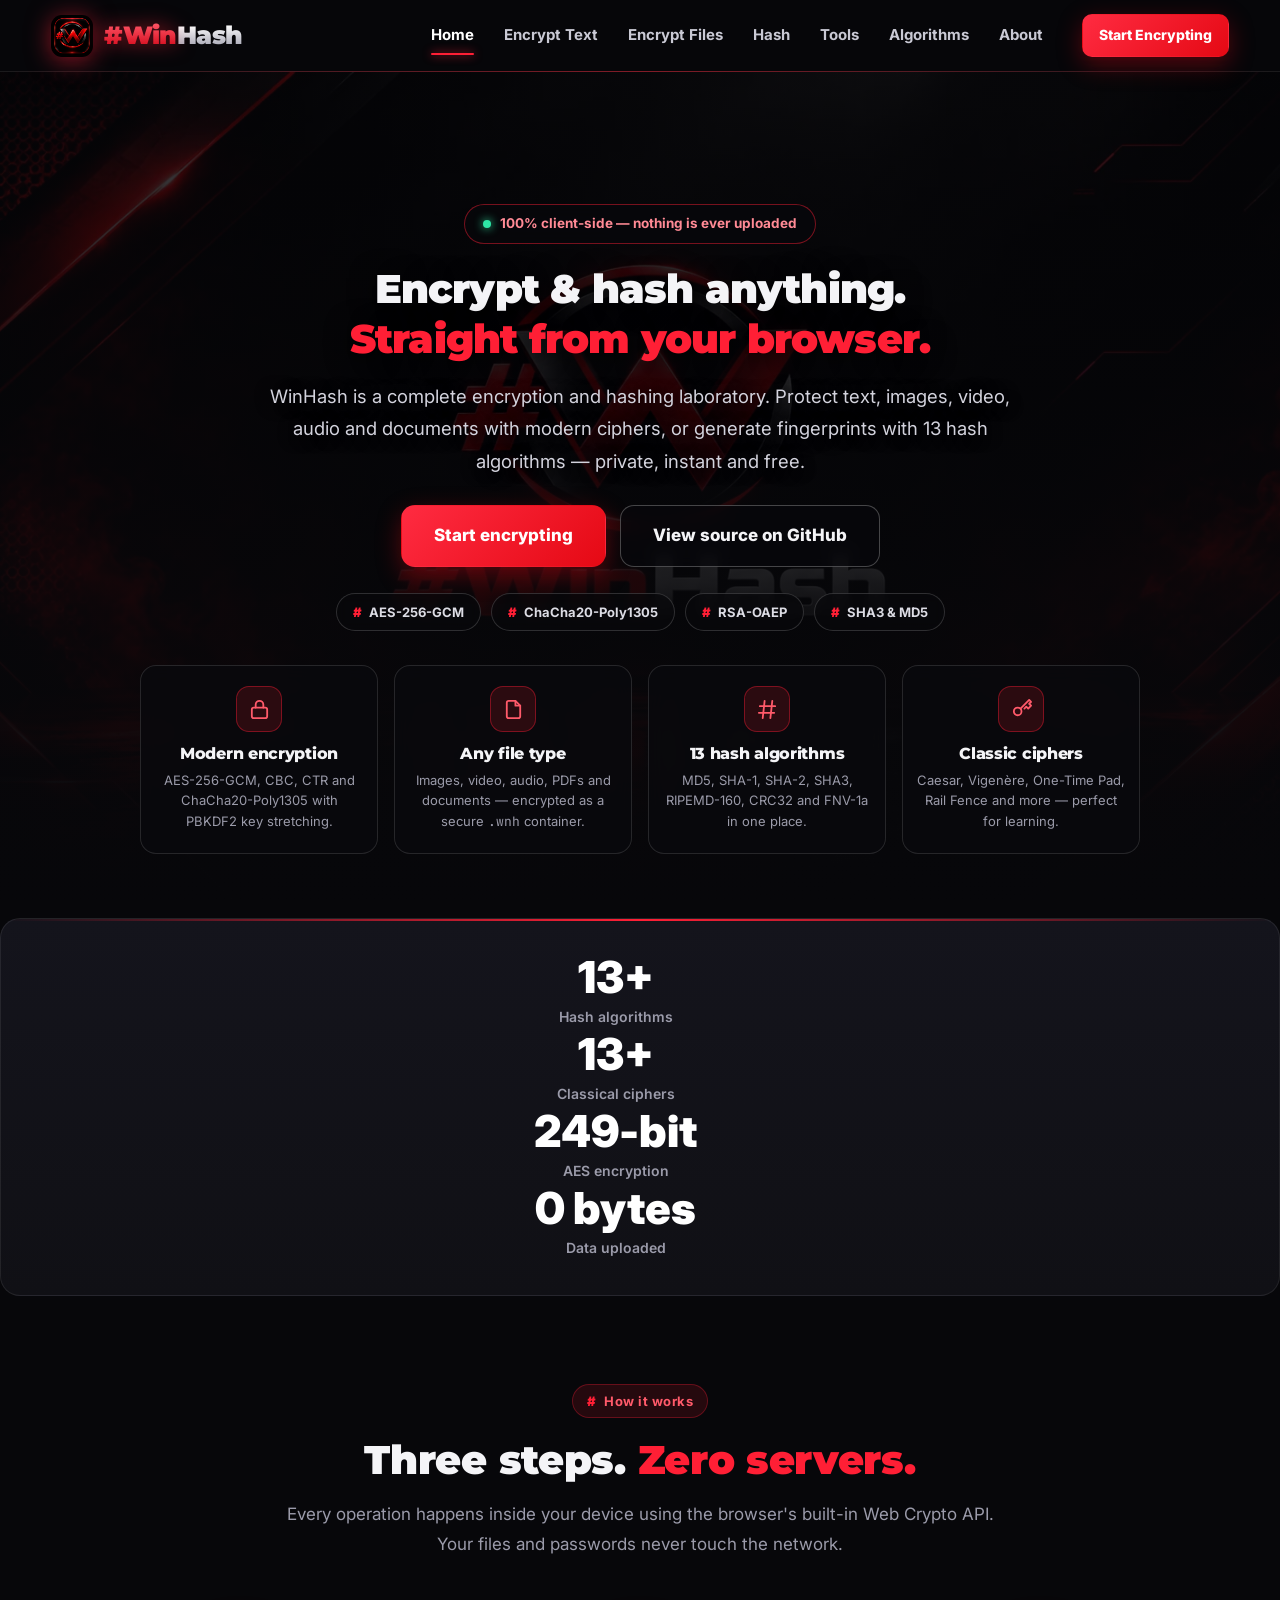
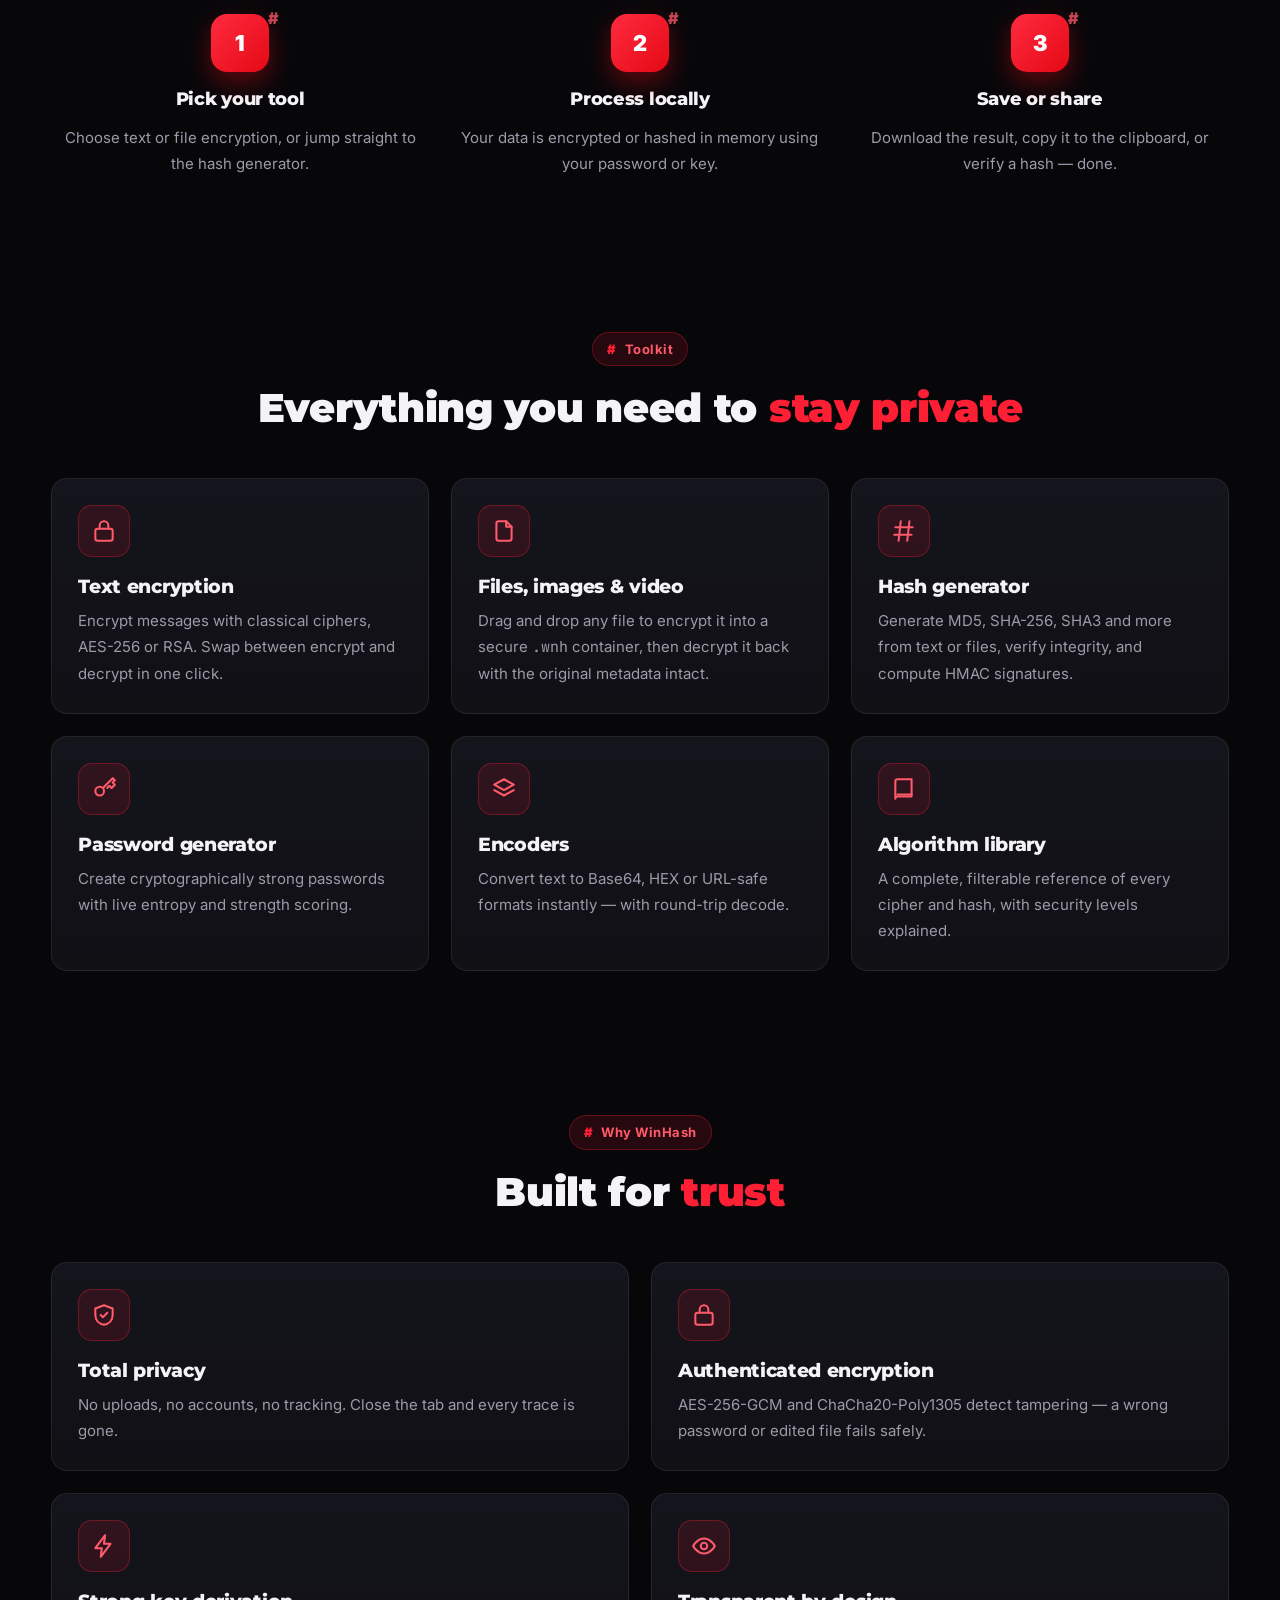
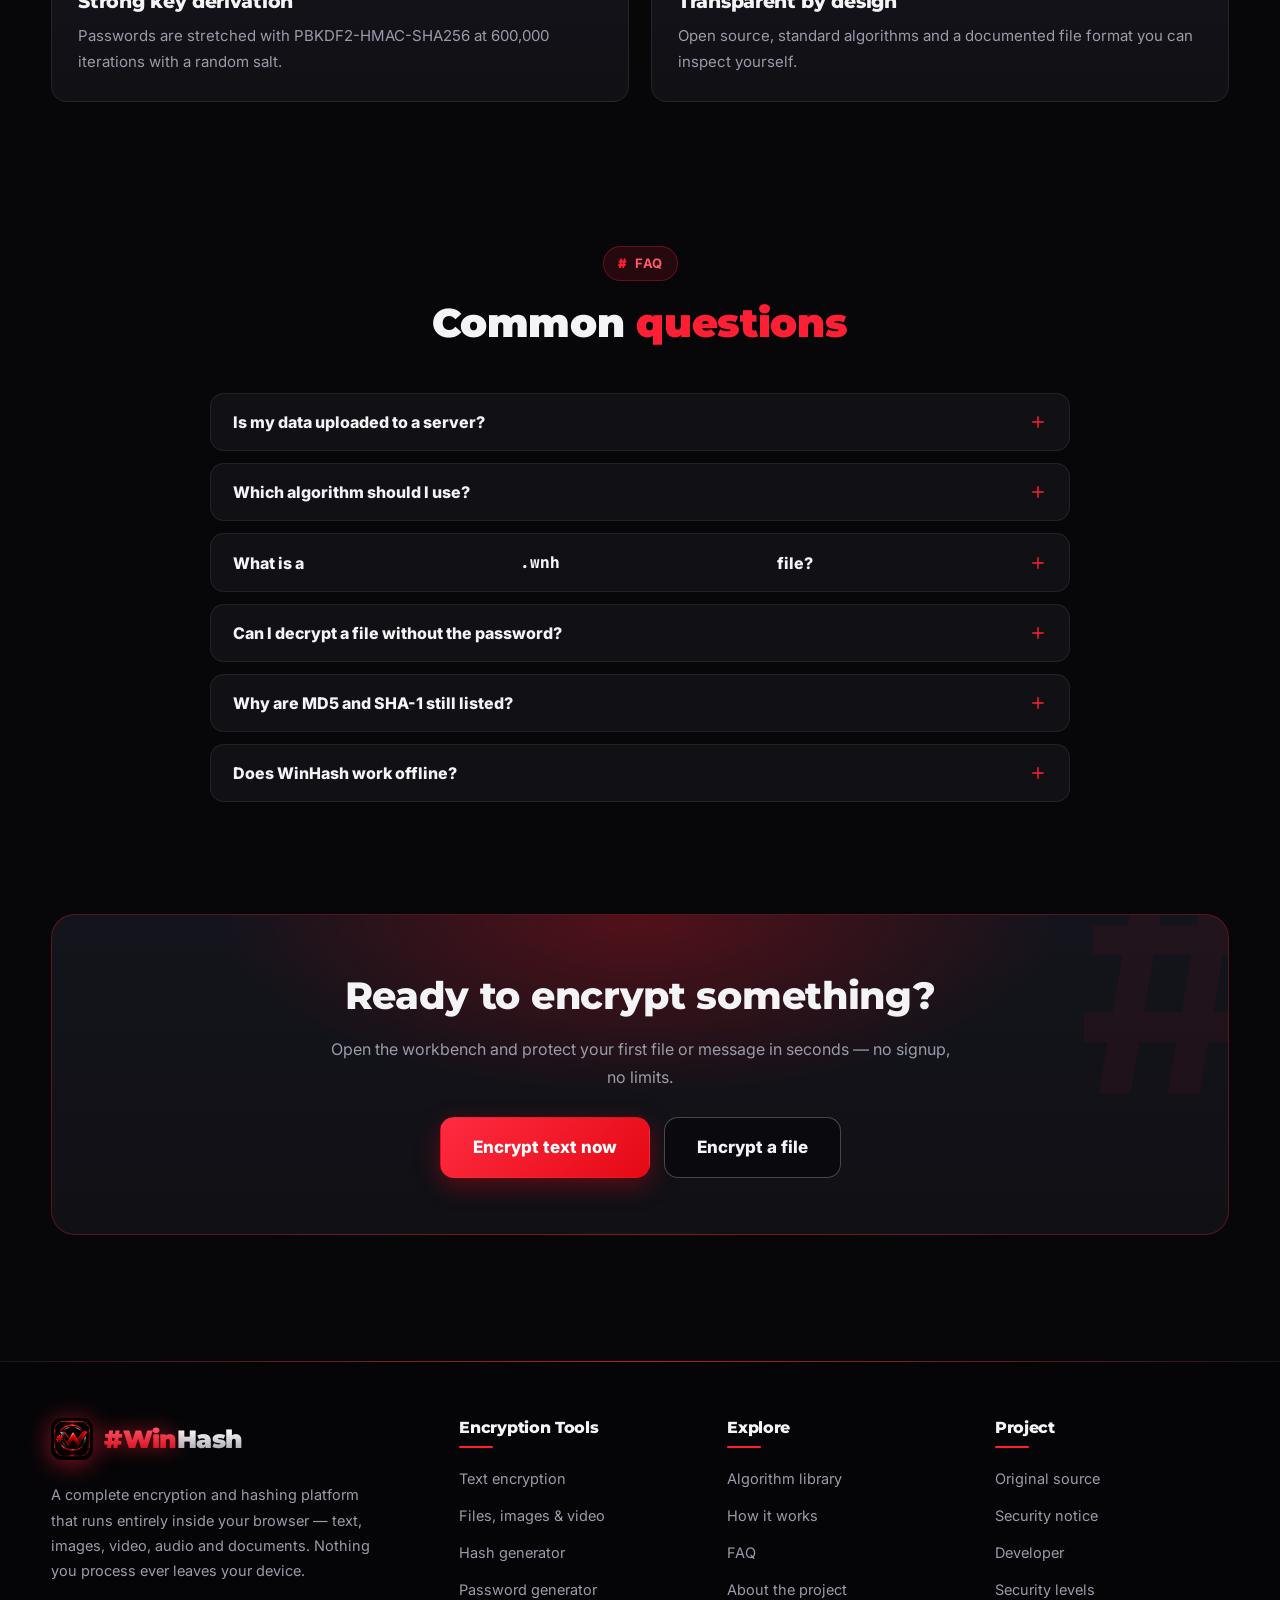
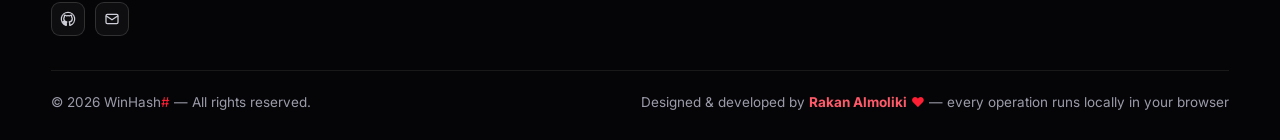
<file: index.html>
<!DOCTYPE html>
<html lang="en">
<head>
  <meta charset="utf-8">
  <meta name="viewport" content="width=device-width, initial-scale=1">
  <title>WinHash# — Free Online Encryption &amp; Hashing Toolkit</title>
  <meta name="description" content="WinHash is a free, professional encryption and hashing toolkit. Encrypt text, images, video and documents with AES-256, ChaCha20 and RSA — or generate MD5, SHA-256, SHA3 and more. Everything runs 100% in your browser.">
  <meta name="keywords" content="encryption, AES-256, ChaCha20, RSA, hashing, MD5, SHA-256, SHA3, RIPEMD, password generator, online encrypter, secure, client-side">
  <meta name="theme-color" content="#07070a">
  <link rel="icon" type="image/png" sizes="64x64" href="favicon.png">
  <link rel="apple-touch-icon" href="apple-touch-icon.png">
  <link rel="manifest" href="site.webmanifest">
  <meta property="og:type" content="website">
  <meta property="og:title" content="WinHash# — Free Online Encryption &amp; Hashing Toolkit">
  <meta property="og:description" content="Encrypt text, images, video and documents, or generate hashes — all 100% inside your browser. Nothing is uploaded.">
  <meta property="og:image" content="assets/img/hero-bg.png">
  <meta name="twitter:card" content="summary_large_image">
  <link rel="preconnect" href="https://fonts.googleapis.com">
  <link rel="preconnect" href="https://fonts.gstatic.com" crossorigin>
  <link href="https://fonts.googleapis.com/css2?family=Montserrat:wght@600;700;800;900&family=Inter:wght@400;500;600;700&family=JetBrains+Mono:wght@400;700&display=swap" rel="stylesheet">
  <link rel="stylesheet" href="assets/css/style.css">
</head>
<body>
  <a class="skip-link" href="#main">Skip to content</a>
  <div id="site-header"></div>

  <main class="page-main page-body" id="main">
    <!-- ==================== HERO ==================== -->
    <section class="hero">
      <div class="hero-inner">
        <span class="hero-badge"><span class="dot"></span> 100% client-side — nothing is ever uploaded</span>
        <h1>Encrypt &amp; hash anything.<br><span class="accent">Straight from your browser.</span></h1>
        <p class="lead">WinHash is a complete encryption and hashing laboratory. Protect text, images, video, audio and documents with modern ciphers, or generate fingerprints with 13 hash algorithms — private, instant and free.</p>
        <div class="hero-cta">
          <a class="btn btn-primary btn-lg" href="text.html">Start encrypting</a>
          <a class="btn btn-ghost on-dark btn-lg" href="https://github.com/451646464/encrption_interface" target="_blank" rel="noopener">View source on GitHub</a>
        </div>
        <div class="hero-chips">
          <span class="chip"><span class="hash-mark">#</span> AES-256-GCM</span>
          <span class="chip"><span class="hash-mark">#</span> ChaCha20-Poly1305</span>
          <span class="chip"><span class="hash-mark">#</span> RSA-OAEP</span>
          <span class="chip"><span class="hash-mark">#</span> SHA3 &amp; MD5</span>
        </div>
        <div class="hero-features">
          <div class="hero-feature">
            <div class="hf-icon" data-icon="lock" aria-hidden="true"></div>
            <h3>Modern encryption</h3>
            <p>AES-256-GCM, CBC, CTR and ChaCha20-Poly1305 with PBKDF2 key stretching.</p>
          </div>
          <div class="hero-feature">
            <div class="hf-icon" data-icon="file" aria-hidden="true"></div>
            <h3>Any file type</h3>
            <p>Images, video, audio, PDFs and documents — encrypted as a secure <span class="mono">.wnh</span> container.</p>
          </div>
          <div class="hero-feature">
            <div class="hf-icon" data-icon="hash" aria-hidden="true"></div>
            <h3>13 hash algorithms</h3>
            <p>MD5, SHA-1, SHA-2, SHA3, RIPEMD-160, CRC32 and FNV-1a in one place.</p>
          </div>
          <div class="hero-feature">
            <div class="hf-icon" data-icon="key" aria-hidden="true"></div>
            <h3>Classic ciphers</h3>
            <p>Caesar, Vigenère, One-Time Pad, Rail Fence and more — perfect for learning.</p>
          </div>
        </div>
      </div>
    </section>

    <!-- ==================== STATS ==================== -->
    <section class="stats reveal" data-reveal>
      <div class="container">
        <div class="stat"><div class="num" data-count="13" data-suffix="+">0</div><div class="lbl">Hash algorithms</div></div>
        <div class="stat"><div class="num" data-count="13" data-suffix="+">0</div><div class="lbl">Classical ciphers</div></div>
        <div class="stat"><div class="num" data-count="256" data-suffix="-bit">0</div><div class="lbl">AES encryption</div></div>
        <div class="stat"><div class="num" data-count="0" data-suffix=" bytes">0</div><div class="lbl">Data uploaded</div></div>
      </div>
    </section>

    <!-- ==================== HOW IT WORKS ==================== -->
    <section class="section" id="how">
      <div class="container">
        <div class="section-head center reveal" data-reveal>
          <span class="kicker">How it works</span>
          <h2 class="section-title">Three steps. <span class="accent">Zero servers.</span></h2>
          <p class="section-sub">Every operation happens inside your device using the browser's built-in Web Crypto API. Your files and passwords never touch the network.</p>
        </div>
        <div class="grid grid-3 reveal" data-reveal>
          <div class="step"><div class="n">1</div><h3>Pick your tool</h3><p>Choose text or file encryption, or jump straight to the hash generator.</p></div>
          <div class="step"><div class="n">2</div><h3>Process locally</h3><p>Your data is encrypted or hashed in memory using your password or key.</p></div>
          <div class="step"><div class="n">3</div><h3>Save or share</h3><p>Download the result, copy it to the clipboard, or verify a hash — done.</p></div>
        </div>
      </div>
    </section>

    <!-- ==================== TOOLS ==================== -->
    <section class="section section-sm" id="tools">
      <div class="container">
        <div class="section-head center reveal" data-reveal>
          <span class="kicker">Toolkit</span>
          <h2 class="section-title">Everything you need to <span class="accent">stay private</span></h2>
        </div>
        <div class="grid grid-3 reveal" data-reveal>
          <a class="card hover" href="text.html" style="text-decoration:none">
            <div class="card-icon" data-icon="lock" aria-hidden="true"></div>
            <h3>Text encryption</h3>
            <p>Encrypt messages with classical ciphers, AES-256 or RSA. Swap between encrypt and decrypt in one click.</p>
          </a>
          <a class="card hover" href="files.html" style="text-decoration:none">
            <div class="card-icon" data-icon="file" aria-hidden="true"></div>
            <h3>Files, images &amp; video</h3>
            <p>Drag and drop any file to encrypt it into a secure <span class="mono">.wnh</span> container, then decrypt it back with the original metadata intact.</p>
          </a>
          <a class="card hover" href="hash.html" style="text-decoration:none">
            <div class="card-icon" data-icon="hash" aria-hidden="true"></div>
            <h3>Hash generator</h3>
            <p>Generate MD5, SHA-256, SHA3 and more from text or files, verify integrity, and compute HMAC signatures.</p>
          </a>
          <a class="card hover" href="tools.html" style="text-decoration:none">
            <div class="card-icon" data-icon="key" aria-hidden="true"></div>
            <h3>Password generator</h3>
            <p>Create cryptographically strong passwords with live entropy and strength scoring.</p>
          </a>
          <a class="card hover" href="tools.html" style="text-decoration:none">
            <div class="card-icon" data-icon="layers" aria-hidden="true"></div>
            <h3>Encoders</h3>
            <p>Convert text to Base64, HEX or URL-safe formats instantly — with round-trip decode.</p>
          </a>
          <a class="card hover" href="algorithms.html" style="text-decoration:none">
            <div class="card-icon" data-icon="book" aria-hidden="true"></div>
            <h3>Algorithm library</h3>
            <p>A complete, filterable reference of every cipher and hash, with security levels explained.</p>
          </a>
        </div>
      </div>
    </section>

    <!-- ==================== WHY ==================== -->
    <section class="section" id="why">
      <div class="container">
        <div class="section-head center reveal" data-reveal>
          <span class="kicker">Why WinHash</span>
          <h2 class="section-title">Built for <span class="accent">trust</span></h2>
        </div>
        <div class="grid grid-2 reveal" data-reveal>
          <div class="card"><div class="card-icon" data-icon="shield" aria-hidden="true"></div><h3>Total privacy</h3><p>No uploads, no accounts, no tracking. Close the tab and every trace is gone.</p></div>
          <div class="card"><div class="card-icon" data-icon="lock" aria-hidden="true"></div><h3>Authenticated encryption</h3><p>AES-256-GCM and ChaCha20-Poly1305 detect tampering — a wrong password or edited file fails safely.</p></div>
          <div class="card"><div class="card-icon" data-icon="bolt" aria-hidden="true"></div><h3>Strong key derivation</h3><p>Passwords are stretched with PBKDF2-HMAC-SHA256 at 600,000 iterations with a random salt.</p></div>
          <div class="card"><div class="card-icon" data-icon="eye" aria-hidden="true"></div><h3>Transparent by design</h3><p>Open source, standard algorithms and a documented file format you can inspect yourself.</p></div>
        </div>
      </div>
    </section>

    <!-- ==================== FAQ ==================== -->
    <section class="section section-sm" id="faq">
      <div class="container">
        <div class="section-head center reveal" data-reveal>
          <span class="kicker">FAQ</span>
          <h2 class="section-title">Common <span class="accent">questions</span></h2>
        </div>
        <div class="faq reveal" data-reveal>
          <div class="faq-item">
            <button class="faq-q" aria-expanded="false">Is my data uploaded to a server?<span class="fq-icon" aria-hidden="true"></span></button>
            <div class="faq-a"><div>No. WinHash is a fully static website. Every encryption, decryption and hash runs in your browser using the Web Crypto API. Your files and passwords never leave your device.</div></div>
          </div>
          <div class="faq-item">
            <button class="faq-q" aria-expanded="false">Which algorithm should I use?<span class="fq-icon" aria-hidden="true"></span></button>
            <div class="faq-a"><div>Use <strong>AES-256-GCM</strong> for everyday encryption — it is authenticated and fast. ChaCha20-Poly1305 is a great alternative where supported. Classical ciphers and MD5/SHA-1 are included for education and compatibility, not for real security.</div></div>
          </div>
          <div class="faq-item">
            <button class="faq-q" aria-expanded="false">What is a <span class="mono">.wnh</span> file?<span class="fq-icon" aria-hidden="true"></span></button>
            <div class="faq-a"><div>It is WinHash's own container format. It stores the algorithm, salt, IV and encrypted metadata together with the encrypted data, so you can decrypt the file later and recover the original name and type — all without leaking anything in the clear.</div></div>
          </div>
          <div class="faq-item">
            <button class="faq-q" aria-expanded="false">Can I decrypt a file without the password?<span class="fq-icon" aria-hidden="true"></span></button>
            <div class="faq-a"><div>No. AES-256 with a 600,000-iteration PBKDF2 key derivation is intentionally slow to brute-force. Keep your password safe — there is no recovery option by design.</div></div>
          </div>
          <div class="faq-item">
            <button class="faq-q" aria-expanded="false">Why are MD5 and SHA-1 still listed?<span class="fq-icon" aria-hidden="true"></span></button>
            <div class="faq-a"><div>They are broken for security purposes but still widely used for checksums, legacy systems and learning. WinHash clearly labels their security level so you always know when not to rely on them.</div></div>
          </div>
          <div class="faq-item">
            <button class="faq-q" aria-expanded="false">Does WinHash work offline?<span class="fq-icon" aria-hidden="true"></span></button>
            <div class="faq-a"><div>Yes. After the page loads, everything runs locally. You can even download the project and open it straight from your disk — the Web Crypto API works on local files too.</div></div>
          </div>
        </div>
      </div>
    </section>

    <!-- ==================== CTA ==================== -->
    <section class="section section-sm">
      <div class="container">
        <div class="cta-band reveal" data-reveal>
          <h2>Ready to encrypt something?</h2>
          <p>Open the workbench and protect your first file or message in seconds — no signup, no limits.</p>
          <div class="hero-cta" style="margin-bottom:0">
            <a class="btn btn-primary btn-lg" href="text.html">Encrypt text now</a>
            <a class="btn btn-ghost on-dark btn-lg" href="files.html">Encrypt a file</a>
          </div>
        </div>
      </div>
    </section>
  </main>

  <div id="site-footer"></div>

  <noscript><div class="noscript-note">WinHash needs JavaScript to run — all encryption happens locally in your browser.</div></noscript>

  <script src="assets/js/utils.js"></script>
  <script src="assets/js/hashes.js"></script>
  <script src="assets/js/classical.js"></script>
  <script src="assets/js/modern.js"></script>
  <script src="assets/js/chrome.js"></script>
  <script src="assets/js/pages/home.js"></script>
</body>
</html>
</file>
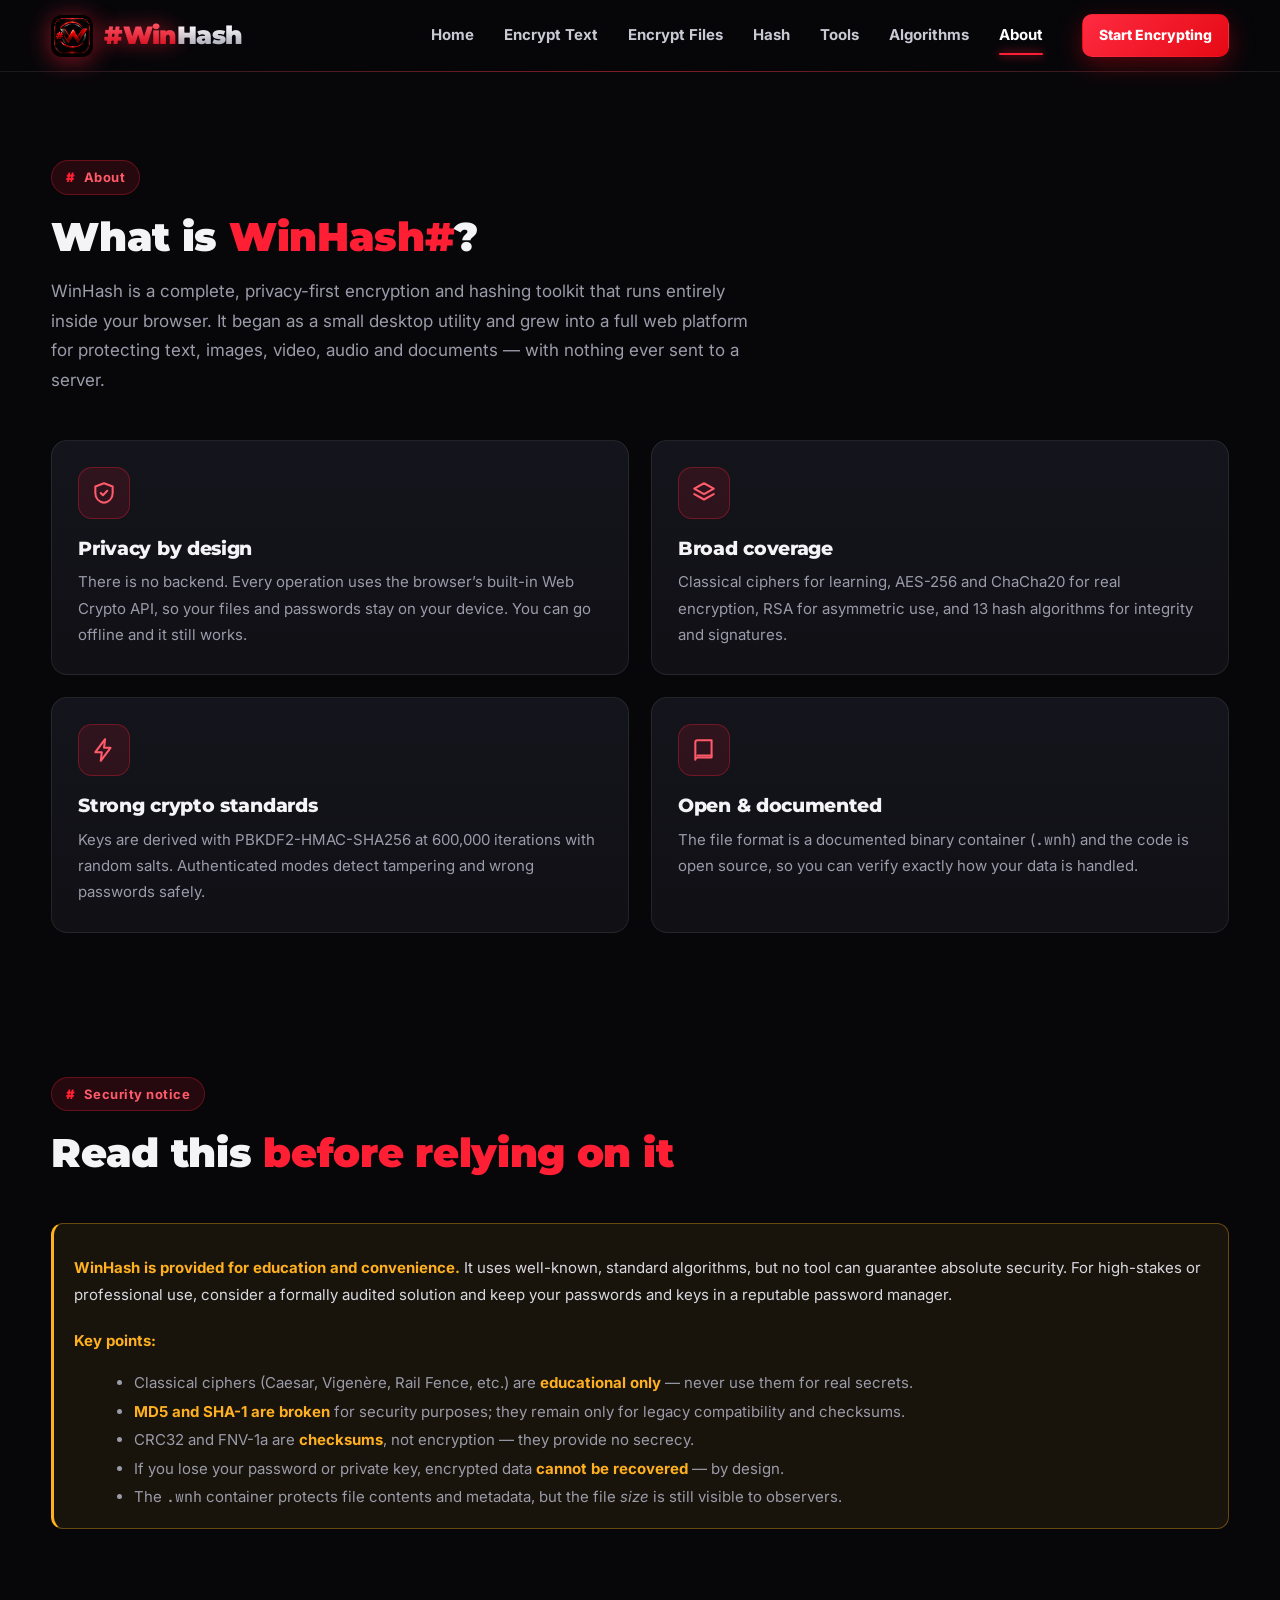
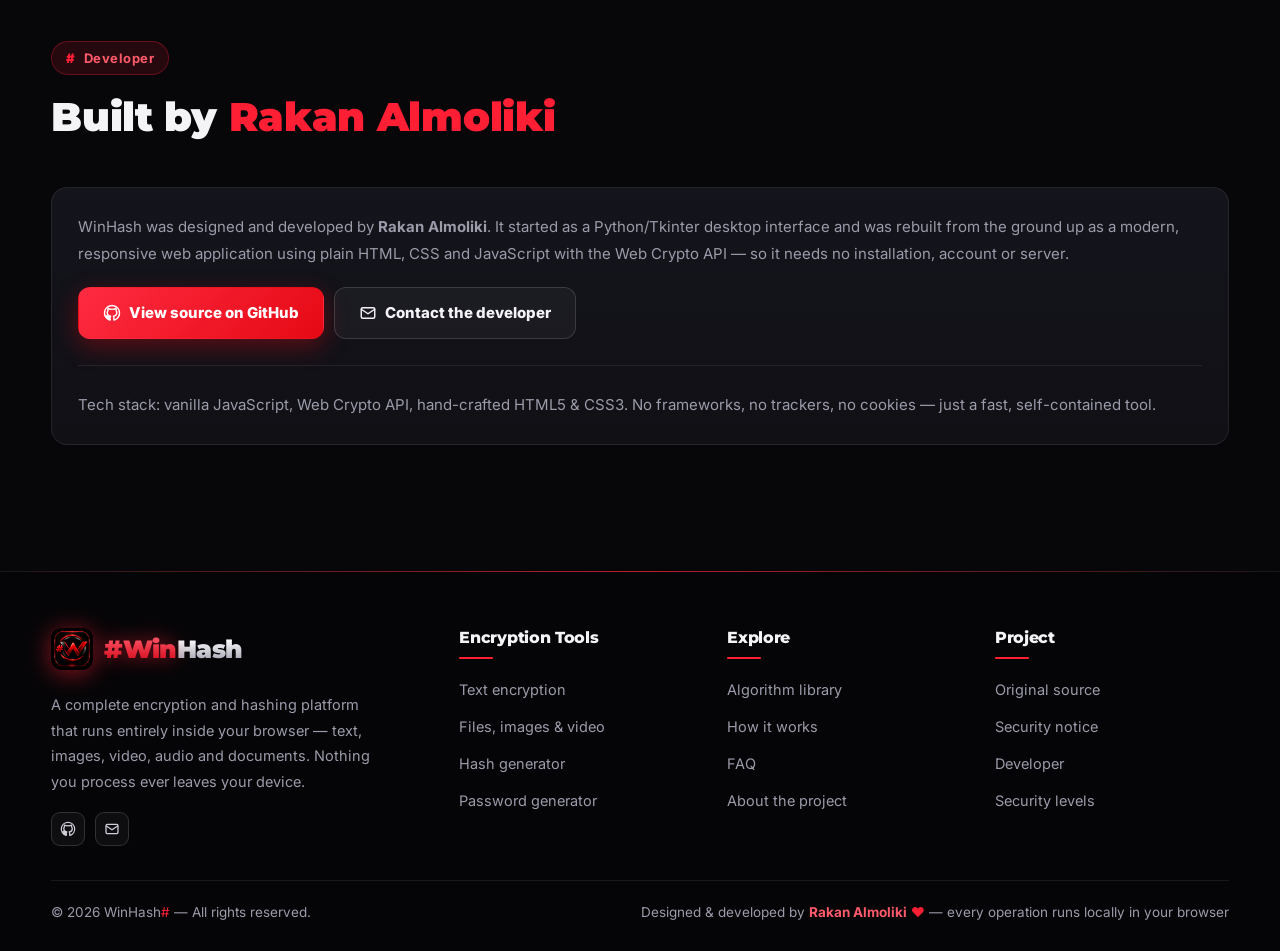
<file: about.html>
<!DOCTYPE html>
<html lang="en">
<head>
  <meta charset="utf-8">
  <meta name="viewport" content="width=device-width, initial-scale=1">
  <title>About WinHash# — Privacy-First Encryption Toolkit</title>
  <meta name="description" content="WinHash is a free, open encryption and hashing toolkit that runs entirely in your browser. Learn how it works, what secures it, and who built it.">
  <meta name="theme-color" content="#07070a">
  <link rel="icon" type="image/png" sizes="64x64" href="favicon.png">
  <link rel="apple-touch-icon" href="apple-touch-icon.png">
  <link rel="manifest" href="site.webmanifest">
  <link rel="preconnect" href="https://fonts.googleapis.com">
  <link rel="preconnect" href="https://fonts.gstatic.com" crossorigin>
  <link href="https://fonts.googleapis.com/css2?family=Montserrat:wght@600;700;800;900&family=Inter:wght@400;500;600;700&family=JetBrains+Mono:wght@400;700&display=swap" rel="stylesheet">
  <link rel="stylesheet" href="assets/css/style.css">
</head>
<body>
  <a class="skip-link" href="#main">Skip to content</a>
  <div id="site-header"></div>

  <main class="page-main page-body" id="main">
    <section class="section">
      <div class="container">
        <div class="section-head reveal" data-reveal>
          <span class="kicker">About</span>
          <h1 class="section-title">What is <span class="accent">WinHash#</span>?</h1>
          <p class="section-sub">WinHash is a complete, privacy-first encryption and hashing toolkit that runs entirely inside your browser. It began as a small desktop utility and grew into a full web platform for protecting text, images, video, audio and documents — with nothing ever sent to a server.</p>
        </div>

        <div class="grid grid-2 reveal" data-reveal>
          <div class="card">
            <div class="card-icon" data-icon="shield" aria-hidden="true"></div>
            <h3>Privacy by design</h3>
            <p>There is no backend. Every operation uses the browser’s built-in Web Crypto API, so your files and passwords stay on your device. You can go offline and it still works.</p>
          </div>
          <div class="card">
            <div class="card-icon" data-icon="layers" aria-hidden="true"></div>
            <h3>Broad coverage</h3>
            <p>Classical ciphers for learning, AES-256 and ChaCha20 for real encryption, RSA for asymmetric use, and 13 hash algorithms for integrity and signatures.</p>
          </div>
          <div class="card">
            <div class="card-icon" data-icon="bolt" aria-hidden="true"></div>
            <h3>Strong crypto standards</h3>
            <p>Keys are derived with PBKDF2-HMAC-SHA256 at 600,000 iterations with random salts. Authenticated modes detect tampering and wrong passwords safely.</p>
          </div>
          <div class="card">
            <div class="card-icon" data-icon="book" aria-hidden="true"></div>
            <h3>Open &amp; documented</h3>
            <p>The file format is a documented binary container (<span class="mono">.wnh</span>) and the code is open source, so you can verify exactly how your data is handled.</p>
          </div>
        </div>
      </div>
    </section>

    <!-- SECURITY NOTICE -->
    <section class="section section-sm" id="security">
      <div class="container">
        <div class="section-head reveal" data-reveal>
          <span class="kicker">Security notice</span>
          <h2 class="section-title">Read this <span class="accent">before relying on it</span></h2>
        </div>
        <div class="callout warn reveal" data-reveal>
          <p><strong>WinHash is provided for education and convenience.</strong> It uses well-known, standard algorithms, but no tool can guarantee absolute security. For high-stakes or professional use, consider a formally audited solution and keep your passwords and keys in a reputable password manager.</p>
          <p class="mt-2"><strong>Key points:</strong></p>
          <ul style="margin:8px 0 0 20px; color:var(--muted); line-height:1.9">
            <li>Classical ciphers (Caesar, Vigenère, Rail Fence, etc.) are <strong>educational only</strong> — never use them for real secrets.</li>
            <li><strong>MD5 and SHA-1 are broken</strong> for security purposes; they remain only for legacy compatibility and checksums.</li>
            <li>CRC32 and FNV-1a are <strong>checksums</strong>, not encryption — they provide no secrecy.</li>
            <li>If you lose your password or private key, encrypted data <strong>cannot be recovered</strong> — by design.</li>
            <li>The <span class="mono">.wnh</span> container protects file contents and metadata, but the file <em>size</em> is still visible to observers.</li>
          </ul>
        </div>
      </div>
    </section>

    <!-- DEVELOPER -->
    <section class="section section-sm" id="dev">
      <div class="container">
        <div class="section-head reveal" data-reveal>
          <span class="kicker">Developer</span>
          <h2 class="section-title">Built by <span class="accent">Rakan Almoliki</span></h2>
        </div>
        <div class="card reveal" data-reveal>
          <p>WinHash was designed and developed by <strong>Rakan Almoliki</strong>. It started as a Python/Tkinter desktop interface and was rebuilt from the ground up as a modern, responsive web application using plain HTML, CSS and JavaScript with the Web Crypto API — so it needs no installation, account or server.</p>
          <div class="flex gap-2 wrap mt-2">
            <a class="btn btn-primary" href="https://github.com/451646464/encrption_interface" target="_blank" rel="noopener" data-icon="github">View source on GitHub</a>
            <a class="btn btn-ghost" href="mailto:rakanalmoliki33@gmail.com" data-icon="mail">Contact the developer</a>
          </div>
          <div class="divider"></div>
          <p class="muted">Tech stack: vanilla JavaScript, Web Crypto API, hand-crafted HTML5 &amp; CSS3. No frameworks, no trackers, no cookies — just a fast, self-contained tool.</p>
        </div>
      </div>
    </section>
  </main>

  <div id="site-footer"></div>
  <noscript><div class="noscript-note">WinHash needs JavaScript to run.</div></noscript>

  <script src="assets/js/utils.js"></script>
  <script src="assets/js/hashes.js"></script>
  <script src="assets/js/classical.js"></script>
  <script src="assets/js/modern.js"></script>
  <script src="assets/js/chrome.js"></script>
</body>
</html>
</file>
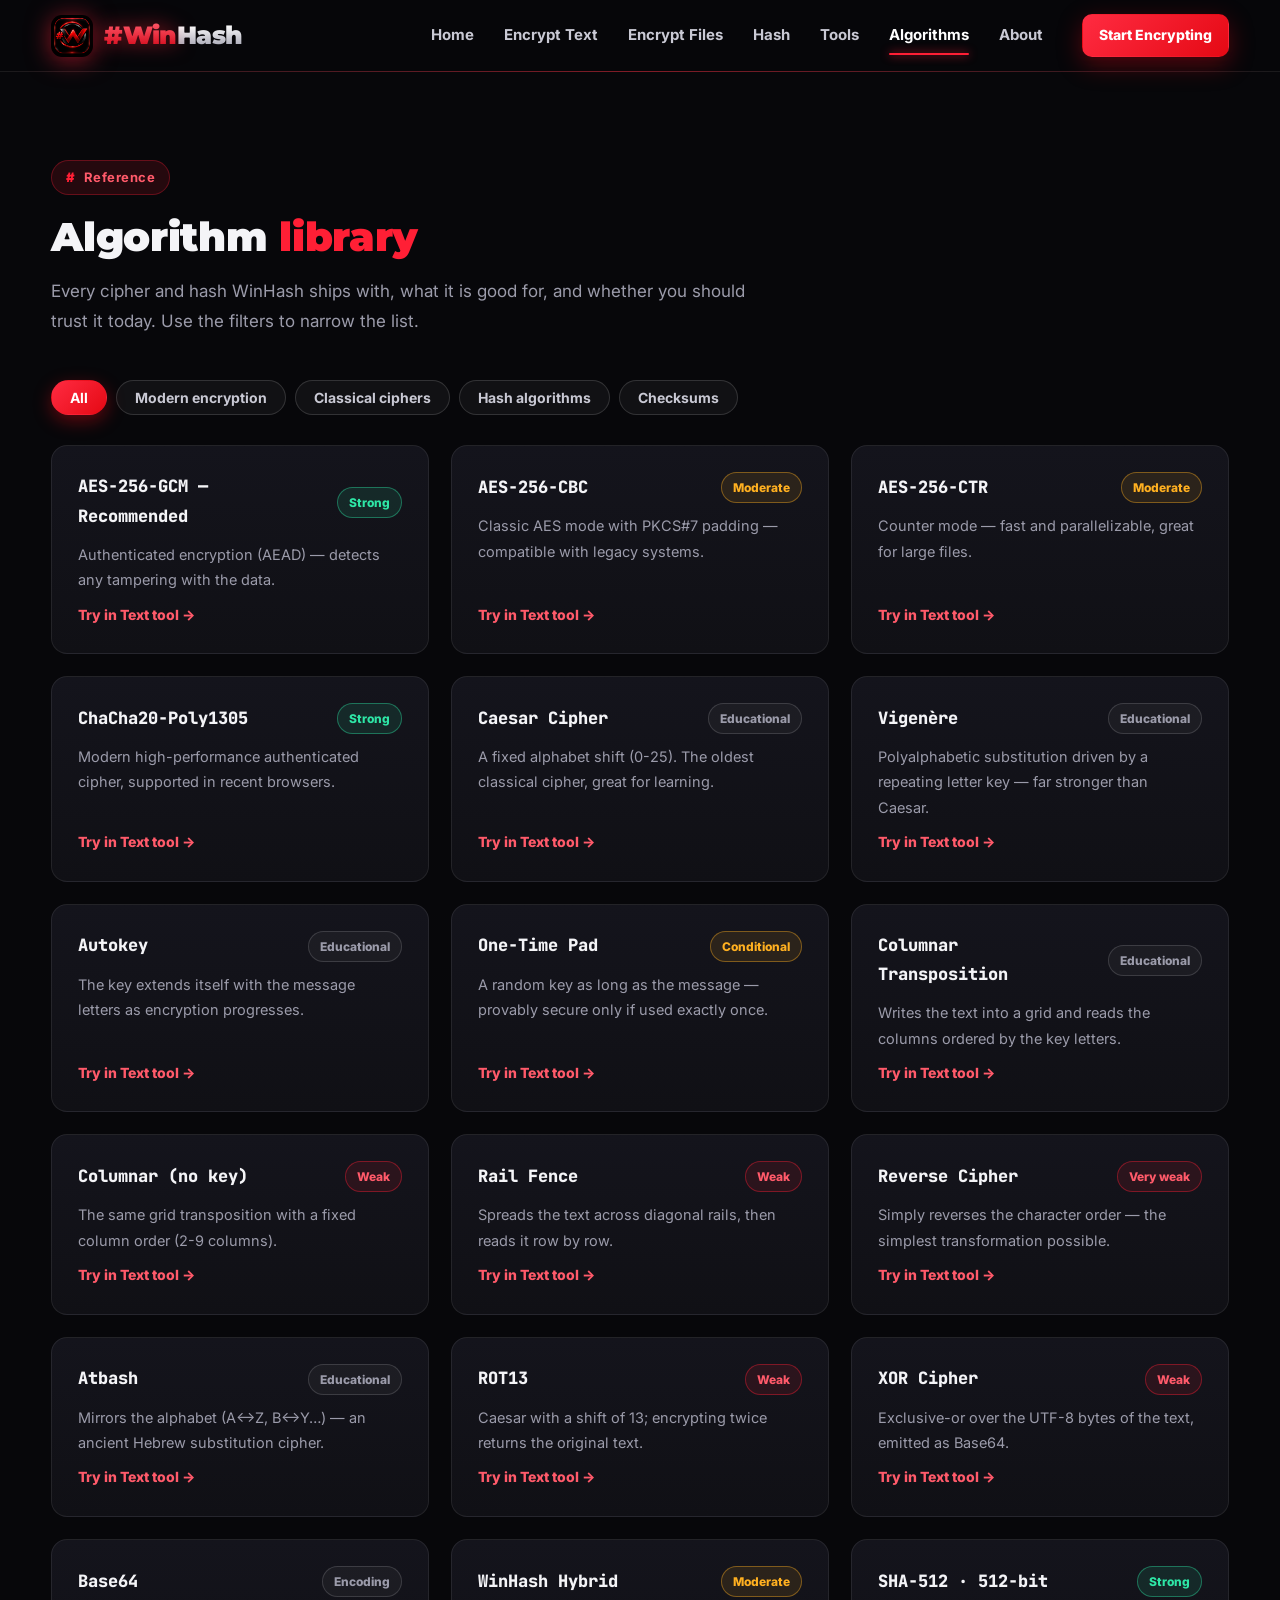
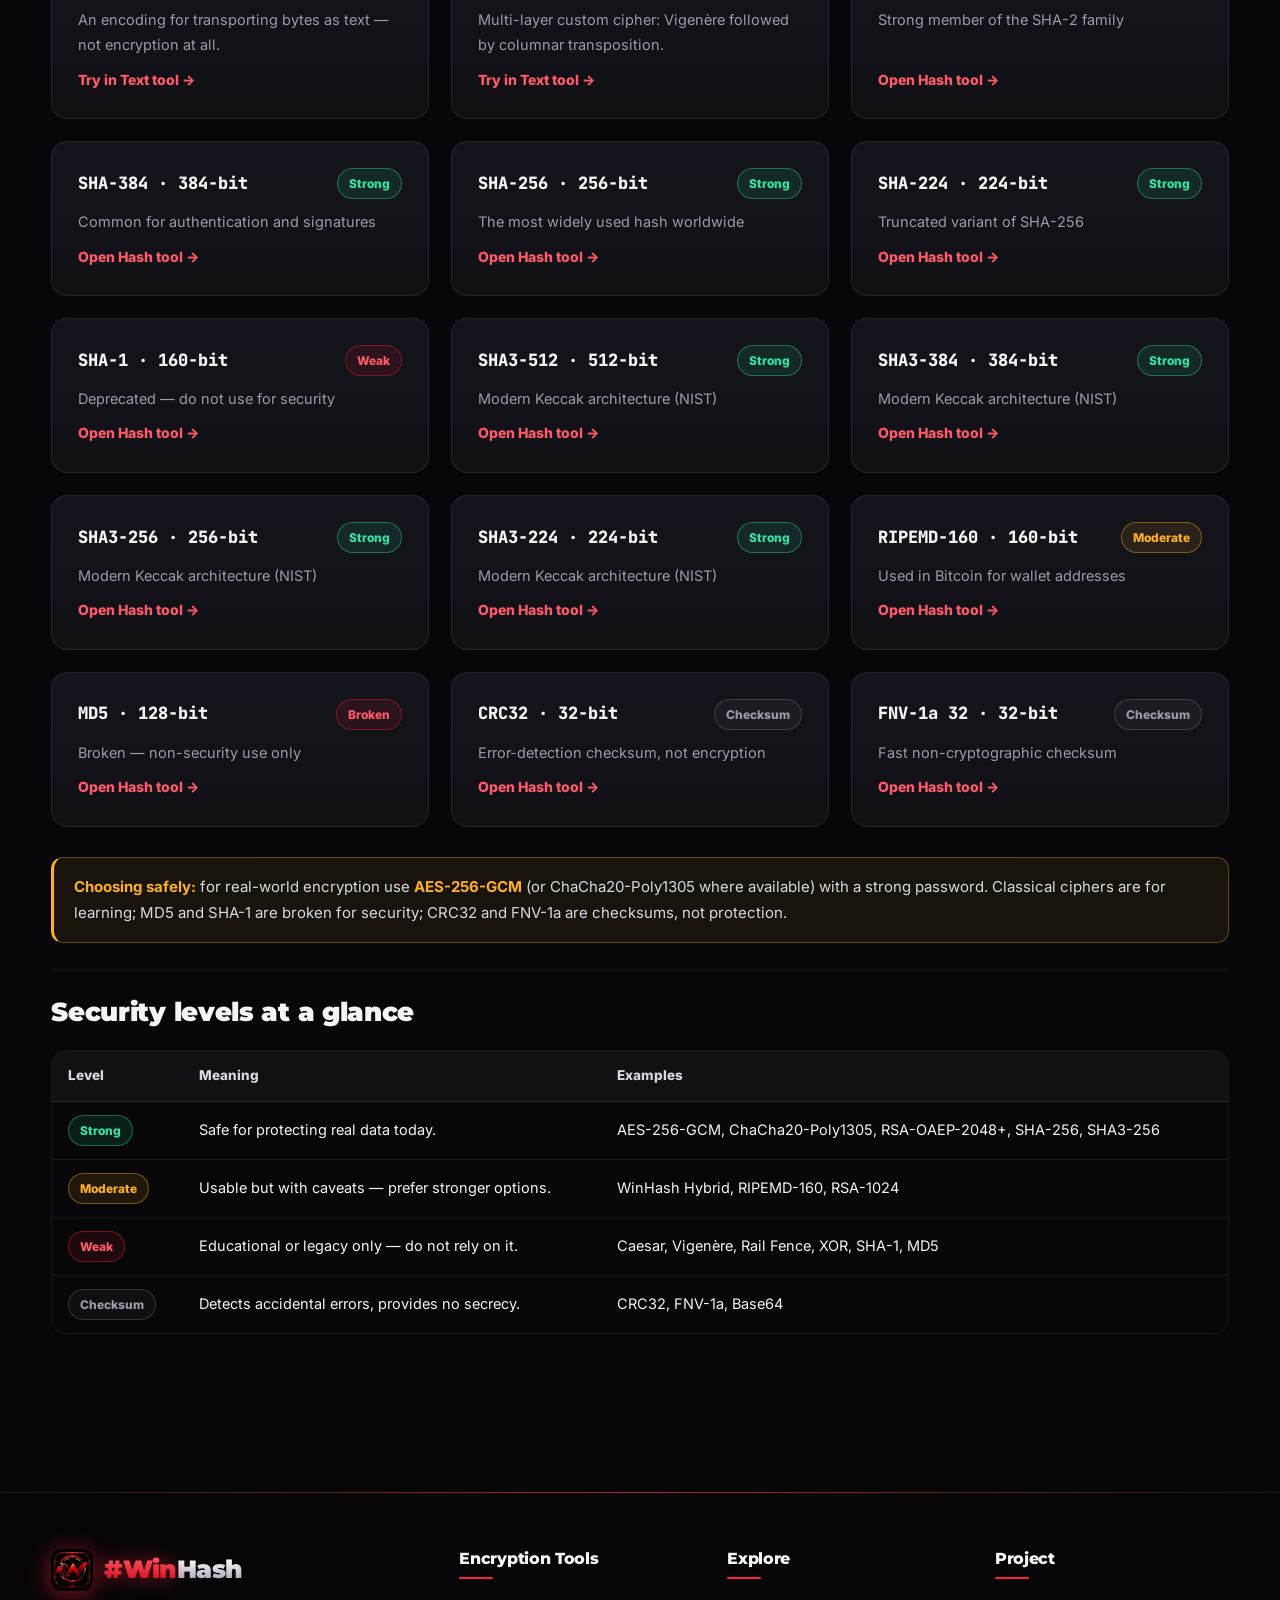
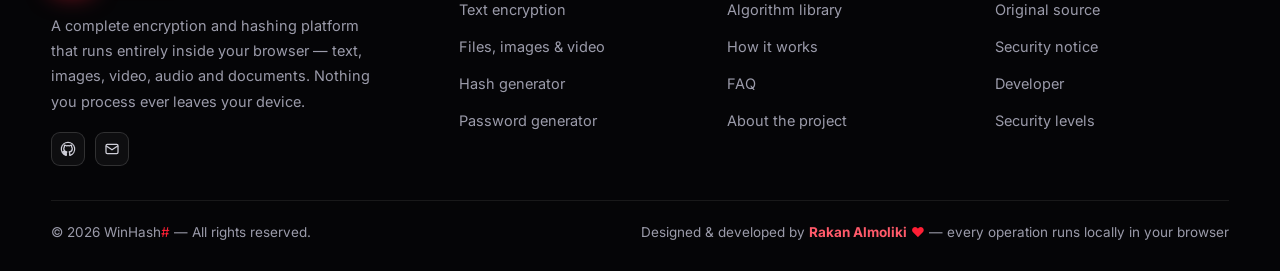
<file: algorithms.html>
<!DOCTYPE html>
<html lang="en">
<head>
  <meta charset="utf-8">
  <meta name="viewport" content="width=device-width, initial-scale=1">
  <title>Encryption &amp; Hash Algorithm Library — WinHash#</title>
  <meta name="description" content="A complete, filterable reference of every cipher and hash in WinHash — AES-256, ChaCha20, RSA, classical ciphers, MD5, SHA-2, SHA3 and checksums — with clear security levels.">
  <meta name="theme-color" content="#07070a">
  <link rel="icon" type="image/png" sizes="64x64" href="favicon.png">
  <link rel="apple-touch-icon" href="apple-touch-icon.png">
  <link rel="manifest" href="site.webmanifest">
  <link rel="preconnect" href="https://fonts.googleapis.com">
  <link rel="preconnect" href="https://fonts.gstatic.com" crossorigin>
  <link href="https://fonts.googleapis.com/css2?family=Montserrat:wght@600;700;800;900&family=Inter:wght@400;500;600;700&family=JetBrains+Mono:wght@400;700&display=swap" rel="stylesheet">
  <link rel="stylesheet" href="assets/css/style.css">
</head>
<body>
  <a class="skip-link" href="#main">Skip to content</a>
  <div id="site-header"></div>

  <main class="page-main page-body" id="main">
    <section class="section">
      <div class="container">
        <div class="section-head reveal" data-reveal>
          <span class="kicker">Reference</span>
          <h1 class="section-title">Algorithm <span class="accent">library</span></h1>
          <p class="section-sub">Every cipher and hash WinHash ships with, what it is good for, and whether you should trust it today. Use the filters to narrow the list.</p>
        </div>

        <div class="filter-bar reveal" data-reveal id="filterBar">
          <button class="active" data-filter="all">All</button>
          <button data-filter="modern">Modern encryption</button>
          <button data-filter="classical">Classical ciphers</button>
          <button data-filter="hash">Hash algorithms</button>
          <button data-filter="checksum">Checksums</button>
        </div>

        <div class="grid grid-3" id="algoGrid"></div>

        <div class="callout warn mt-3"><strong>Choosing safely:</strong> for real-world encryption use <strong>AES-256-GCM</strong> (or ChaCha20-Poly1305 where available) with a strong password. Classical ciphers are for learning; MD5 and SHA-1 are broken for security; CRC32 and FNV-1a are checksums, not protection.</div>

        <div class="divider"></div>

        <h2 class="section-title" style="font-size:26px">Security levels at a glance</h2>
        <div class="table-wrap mt-2">
          <table class="table">
            <thead><tr><th>Level</th><th>Meaning</th><th>Examples</th></tr></thead>
            <tbody>
              <tr><td><span class="badge badge-strong">Strong</span></td><td>Safe for protecting real data today.</td><td>AES-256-GCM, ChaCha20-Poly1305, RSA-OAEP-2048+, SHA-256, SHA3-256</td></tr>
              <tr><td><span class="badge badge-medium">Moderate</span></td><td>Usable but with caveats — prefer stronger options.</td><td>WinHash Hybrid, RIPEMD-160, RSA-1024</td></tr>
              <tr><td><span class="badge badge-weak">Weak</span></td><td>Educational or legacy only — do not rely on it.</td><td>Caesar, Vigenère, Rail Fence, XOR, SHA-1, MD5</td></tr>
              <tr><td><span class="badge badge-none">Checksum</span></td><td>Detects accidental errors, provides no secrecy.</td><td>CRC32, FNV-1a, Base64</td></tr>
            </tbody>
          </table>
        </div>
      </div>
    </section>
  </main>

  <div id="site-footer"></div>
  <noscript><div class="noscript-note">WinHash needs JavaScript to run.</div></noscript>

  <script src="assets/js/utils.js"></script>
  <script src="assets/js/hashes.js"></script>
  <script src="assets/js/classical.js"></script>
  <script src="assets/js/modern.js"></script>
  <script src="assets/js/chrome.js"></script>
  <script src="assets/js/pages/algorithms.js"></script>
</body>
</html>
</file>
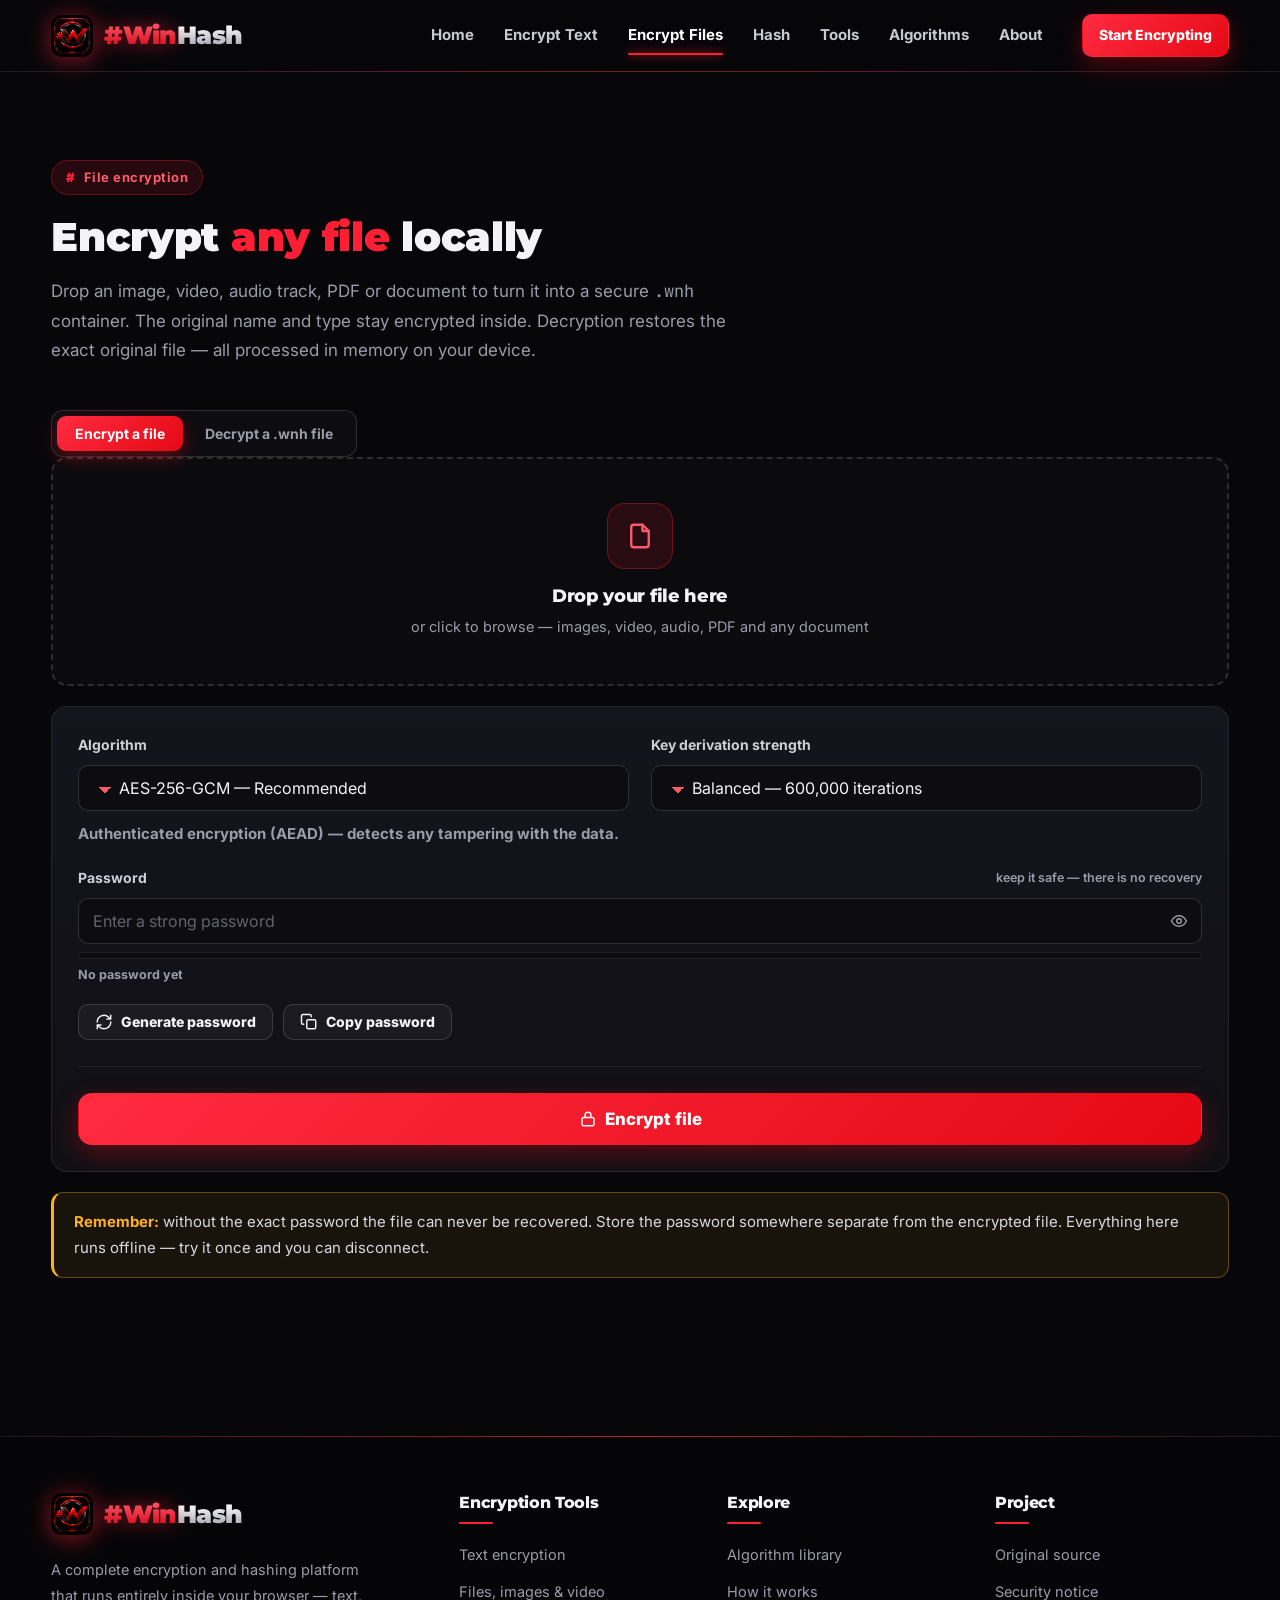
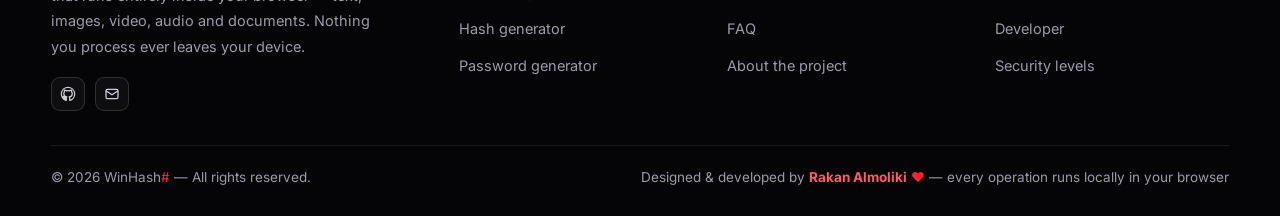
<file: files.html>
<!DOCTYPE html>
<html lang="en">
<head>
  <meta charset="utf-8">
  <meta name="viewport" content="width=device-width, initial-scale=1">
  <title>Encrypt Images, Video &amp; Documents Online — WinHash#</title>
  <meta name="description" content="Encrypt any file — images, video, audio, PDFs and documents — with AES-256 directly in your browser. Nothing is uploaded. Decrypt back to the original file with one password.">
  <meta name="theme-color" content="#07070a">
  <link rel="icon" type="image/png" sizes="64x64" href="favicon.png">
  <link rel="apple-touch-icon" href="apple-touch-icon.png">
  <link rel="manifest" href="site.webmanifest">
  <link rel="preconnect" href="https://fonts.googleapis.com">
  <link rel="preconnect" href="https://fonts.gstatic.com" crossorigin>
  <link href="https://fonts.googleapis.com/css2?family=Montserrat:wght@600;700;800;900&family=Inter:wght@400;500;600;700&family=JetBrains+Mono:wght@400;700&display=swap" rel="stylesheet">
  <link rel="stylesheet" href="assets/css/style.css">
</head>
<body>
  <a class="skip-link" href="#main">Skip to content</a>
  <div id="site-header"></div>

  <main class="page-main page-body" id="main">
    <section class="section">
      <div class="container">
        <div class="section-head reveal" data-reveal>
          <span class="kicker">File encryption</span>
          <h1 class="section-title">Encrypt <span class="accent">any file</span> locally</h1>
          <p class="section-sub">Drop an image, video, audio track, PDF or document to turn it into a secure <span class="mono">.wnh</span> container. The original name and type stay encrypted inside. Decryption restores the exact original file — all processed in memory on your device.</p>
        </div>

        <div class="seg reveal" data-reveal role="tablist" aria-label="File mode">
          <button class="active" id="modeEncrypt" role="tab" aria-selected="true">Encrypt a file</button>
          <button id="modeDecrypt" role="tab" aria-selected="false">Decrypt a .wnh file</button>
        </div>

        <!-- Dropzone -->
        <div class="dropzone reveal" id="dropzone" data-reveal tabindex="0" role="button" aria-label="Choose or drop a file">
          <div class="dz-icon" data-icon="file" aria-hidden="true"></div>
          <h3 id="dzTitle">Drop your file here</h3>
          <p id="dzSub">or click to browse — images, video, audio, PDF and any document</p>
          <input type="file" id="fileInput" class="hidden">
        </div>

        <!-- Selected file info -->
        <div class="file-meta hidden mt-2" id="fileMeta">
          <div class="fm-icon" data-icon="file" aria-hidden="true"></div>
          <div style="flex:1;min-width:0">
            <div class="fm-name" id="fmName">—</div>
            <div class="fm-sub" id="fmSub">—</div>
          </div>
          <button class="icon-btn" id="fmClear" type="button" aria-label="Remove file" title="Remove" data-icon="trash"></button>
        </div>

        <!-- Preview (decrypt result) -->
        <div class="preview-media mt-2 hidden" id="preview"></div>

        <!-- Options -->
        <div class="card mt-2" id="optionsCard">
          <div class="grid grid-2">
            <div class="field">
              <label class="label" for="algoSelect">Algorithm</label>
              <select class="select" id="algoSelect"></select>
              <p class="strength-label" id="algoDesc" style="margin-top:10px"></p>
            </div>
            <div class="field">
              <label class="label" for="iterSelect">Key derivation strength</label>
              <select class="select" id="iterSelect">
                <option value="210000">Fast — 210,000 iterations</option>
                <option value="600000" selected>Balanced — 600,000 iterations</option>
                <option value="1200000">Strong — 1,200,000 iterations</option>
              </select>
            </div>
          </div>

          <div class="field">
            <label class="label" for="filePass">Password <span class="hint">keep it safe — there is no recovery</span></label>
            <div class="key-field">
              <input class="input" id="filePass" type="password" autocomplete="new-password" placeholder="Enter a strong password">
              <button class="eye" id="fileEye" type="button" aria-label="Show or hide password" data-icon="eye"></button>
            </div>
            <div class="strength"><div class="s-bar" id="fileBar"></div></div>
            <div class="strength-label" id="fileStrength">No password yet</div>
          </div>

          <div class="flex gap-2 wrap">
            <button class="btn btn-ghost btn-sm" id="genPass" type="button" data-icon="refresh">Generate password</button>
            <button class="btn btn-ghost btn-sm" id="copyPass" type="button" data-icon="copy">Copy password</button>
          </div>

          <div class="divider"></div>

          <div class="actionbar">
            <button class="btn btn-primary btn-lg" id="runBtn" type="button" data-icon="lock">Encrypt file</button>
            <button class="btn btn-ghost btn-lg hidden" id="downloadBtn" type="button" data-icon="download">Download</button>
          </div>

          <div class="progress-line hidden" id="progressLine">
            <div class="progress" style="flex:1"><div class="bar" id="progBar"></div></div>
            <span class="pct" id="progPct">0%</span>
          </div>
        </div>

        <!-- Result summary -->
        <div class="callout mt-2" id="resultNote" hidden></div>

        <div class="callout warn mt-2"><strong>Remember:</strong> without the exact password the file can never be recovered. Store the password somewhere separate from the encrypted file. Everything here runs offline — try it once and you can disconnect.</div>
      </div>
    </section>
  </main>

  <div id="site-footer"></div>
  <noscript><div class="noscript-note">WinHash needs JavaScript to run — all encryption happens locally in your browser.</div></noscript>

  <script src="assets/js/utils.js"></script>
  <script src="assets/js/hashes.js"></script>
  <script src="assets/js/classical.js"></script>
  <script src="assets/js/modern.js"></script>
  <script src="assets/js/chrome.js"></script>
  <script src="assets/js/pages/files.js"></script>
</body>
</html>
</file>
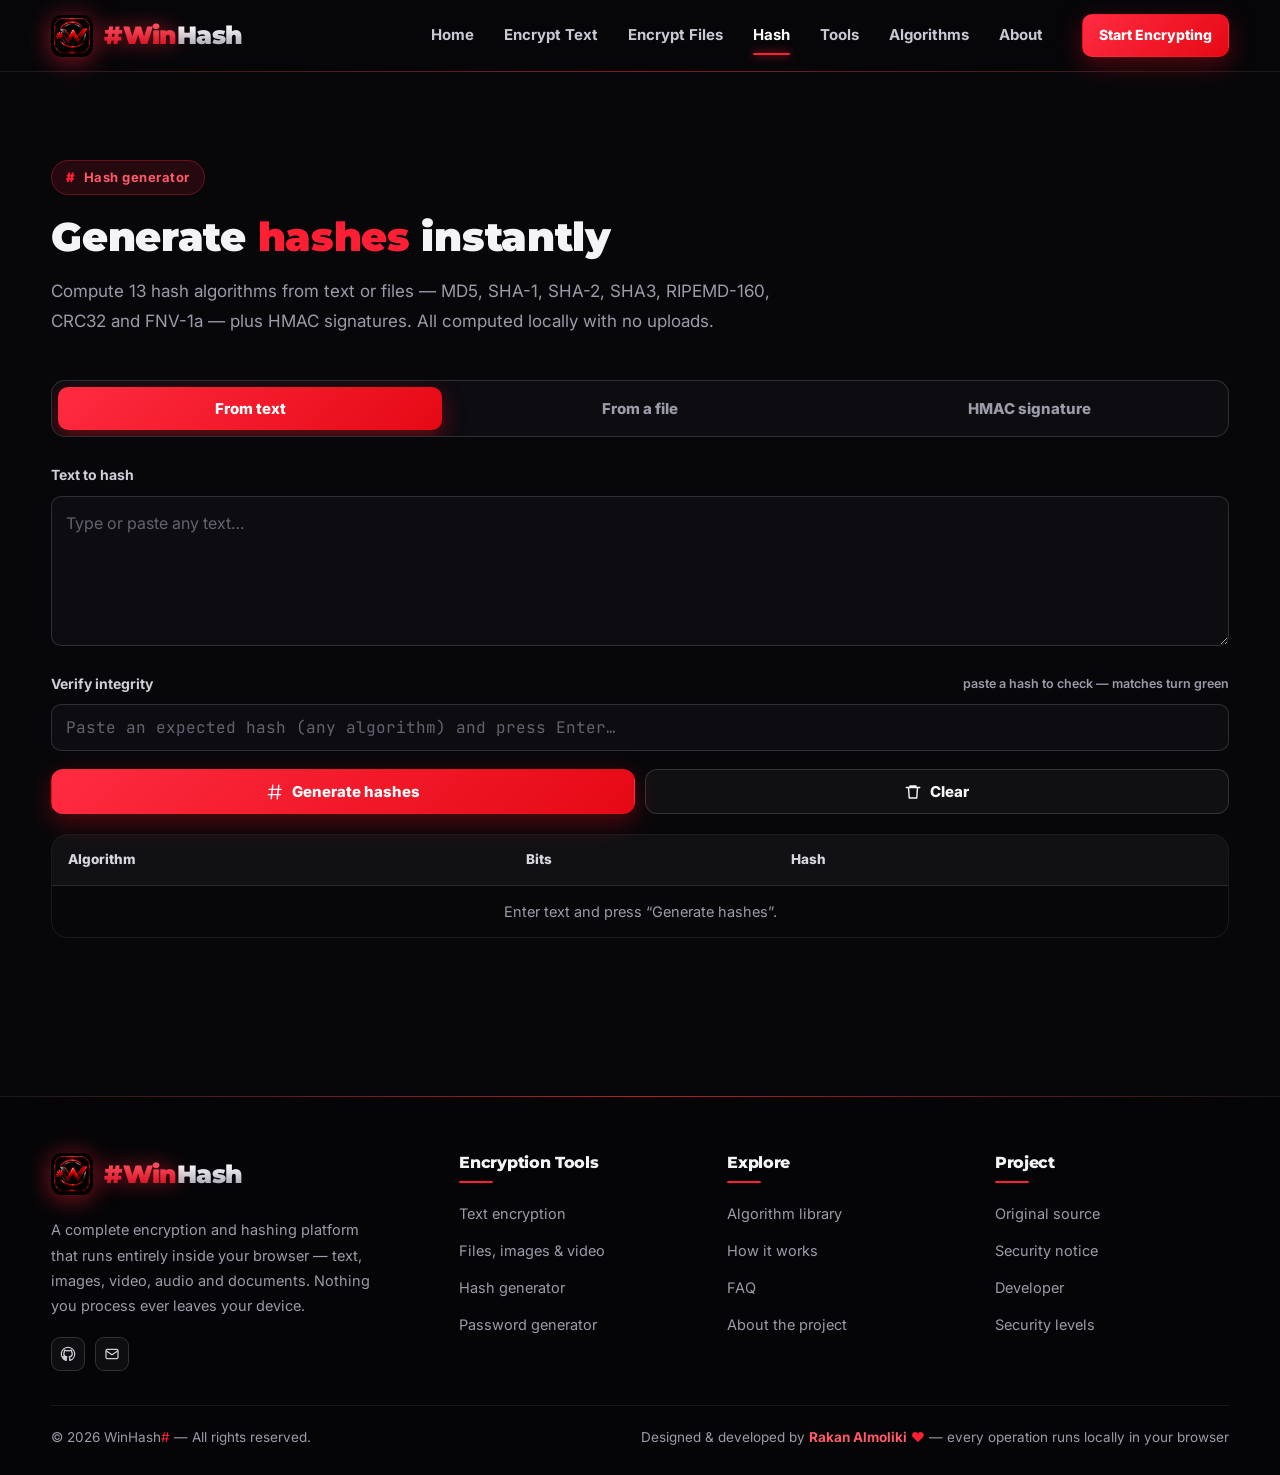
<file: hash.html>
<!DOCTYPE html>
<html lang="en">
<head>
  <meta charset="utf-8">
  <meta name="viewport" content="width=device-width, initial-scale=1">
  <title>Free Hash Generator Online — MD5, SHA-256, SHA3, RIPEMD — WinHash#</title>
  <meta name="description" content="Generate MD5, SHA-1, SHA-256, SHA3, RIPEMD-160, CRC32 and FNV-1a hashes from text or files instantly in your browser. Verify integrity and compute HMAC signatures — nothing is uploaded.">
  <meta name="theme-color" content="#07070a">
  <link rel="icon" type="image/png" sizes="64x64" href="favicon.png">
  <link rel="apple-touch-icon" href="apple-touch-icon.png">
  <link rel="manifest" href="site.webmanifest">
  <link rel="preconnect" href="https://fonts.googleapis.com">
  <link rel="preconnect" href="https://fonts.gstatic.com" crossorigin>
  <link href="https://fonts.googleapis.com/css2?family=Montserrat:wght@600;700;800;900&family=Inter:wght@400;500;600;700&family=JetBrains+Mono:wght@400;700&display=swap" rel="stylesheet">
  <link rel="stylesheet" href="assets/css/style.css">
</head>
<body>
  <a class="skip-link" href="#main">Skip to content</a>
  <div id="site-header"></div>

  <main class="page-main page-body" id="main">
    <section class="section">
      <div class="container">
        <div class="section-head reveal" data-reveal>
          <span class="kicker">Hash generator</span>
          <h1 class="section-title">Generate <span class="accent">hashes</span> instantly</h1>
          <p class="section-sub">Compute 13 hash algorithms from text or files — MD5, SHA-1, SHA-2, SHA3, RIPEMD-160, CRC32 and FNV-1a — plus HMAC signatures. All computed locally with no uploads.</p>
        </div>

        <div class="tabs reveal" data-tabs="hash" data-reveal role="tablist">
          <button class="tab-btn active" data-tab="text" role="tab">From text</button>
          <button class="tab-btn" data-tab="file" role="tab">From a file</button>
          <button class="tab-btn" data-tab="hmac" role="tab">HMAC signature</button>
        </div>

        <!-- ================= TEXT ================= -->
        <div class="tab-panel active" data-tabgroup="hash" data-tabpanel="text">
          <div class="field">
            <label class="label" for="htIn">Text to hash</label>
            <textarea class="textarea" id="htIn" placeholder="Type or paste any text…"></textarea>
          </div>

          <div class="field">
            <label class="label" for="htVerify">Verify integrity <span class="hint">paste a hash to check — matches turn green</span></label>
            <input class="input mono" id="htVerify" type="text" placeholder="Paste an expected hash (any algorithm) and press Enter…">
          </div>

          <div class="actionbar">
            <button class="btn btn-primary" id="htRun" type="button" data-icon="hash">Generate hashes</button>
            <button class="btn btn-ghost" id="htClear" type="button" data-icon="trash">Clear</button>
          </div>

          <div class="table-wrap mt-2">
            <table class="table" id="htTable">
              <thead><tr><th>Algorithm</th><th>Bits</th><th>Hash</th><th></th></tr></thead>
              <tbody><tr><td colspan="4" class="muted center">Enter text and press “Generate hashes”.</td></tr></tbody>
            </table>
          </div>
        </div>

        <!-- ================= FILE ================= -->
        <div class="tab-panel" data-tabgroup="hash" data-tabpanel="file">
          <div class="dropzone" id="hzDrop" tabindex="0" role="button" aria-label="Choose or drop a file to hash">
            <div class="dz-icon" data-icon="file" aria-hidden="true"></div>
            <h3 id="hzTitle">Drop a file here</h3>
            <p id="hzSub">or click to browse — hashed locally, never uploaded</p>
            <input type="file" id="hzInput" class="hidden">
          </div>

          <div class="file-meta mt-2 hidden" id="hzMeta">
            <div class="fm-icon" data-icon="file" aria-hidden="true"></div>
            <div style="flex:1;min-width:0">
              <div class="fm-name" id="hzName">—</div>
              <div class="fm-sub" id="hzSubInfo">—</div>
            </div>
            <button class="icon-btn" id="hzClear" type="button" aria-label="Remove file" title="Remove" data-icon="trash"></button>
          </div>

          <div class="progress-line hidden mt-2" id="hzProgLine">
            <div class="progress" style="flex:1"><div class="bar" id="hzBar"></div></div>
            <span class="pct" id="hzPct">0%</span>
          </div>

          <div class="table-wrap mt-2">
            <table class="table" id="hzTable">
              <thead><tr><th>Algorithm</th><th>Bits</th><th>Hash</th><th></th></tr></thead>
              <tbody><tr><td colspan="4" class="muted center">Load a file to compute all hashes.</td></tr></tbody>
            </table>
          </div>
        </div>

        <!-- ================= HMAC ================= -->
        <div class="tab-panel" data-tabgroup="hash" data-tabpanel="hmac">
          <div class="grid grid-2">
            <div class="field">
              <label class="label" for="hmKey">Secret key</label>
              <div class="key-field">
                <input class="input" id="hmKey" type="password" autocomplete="off" placeholder="Enter the secret key">
                <button class="eye" id="hmEye" type="button" aria-label="Show or hide key" data-icon="eye"></button>
              </div>
            </div>
            <div class="field">
              <label class="label" for="hmAlgo">Algorithm</label>
              <select class="select" id="hmAlgo">
                <option value="hmac_sha256" selected>HMAC-SHA-256 (recommended)</option>
                <option value="hmac_sha512">HMAC-SHA-512</option>
                <option value="hmac_sha1">HMAC-SHA-1 (legacy)</option>
              </select>
            </div>
          </div>

          <div class="field">
            <label class="label" for="hmMsg">Message</label>
            <textarea class="textarea" id="hmMsg" placeholder="Type or paste the message to authenticate…"></textarea>
          </div>

          <div class="actionbar">
            <button class="btn btn-primary" id="hmRun" type="button" data-icon="key">Compute HMAC</button>
          </div>

          <div class="field mt-2" id="hmOutField" hidden>
            <label class="label">HMAC <span class="hint">hex</span></label>
            <div class="input-row">
              <input class="input mono" id="hmOut" readonly>
              <button class="icon-btn" id="hmCopy" type="button" aria-label="Copy HMAC" title="Copy" data-icon="copy"></button>
            </div>
          </div>
          <div class="callout mt-2"><strong>What is HMAC?</strong> A keyed hash that proves a message is authentic and unmodified, using a shared secret. Widely used in APIs, tokens and software signatures.</div>
        </div>
      </div>
    </section>
  </main>

  <div id="site-footer"></div>
  <noscript><div class="noscript-note">WinHash needs JavaScript to run — all hashing happens locally in your browser.</div></noscript>

  <script src="assets/js/utils.js"></script>
  <script src="assets/js/hashes.js"></script>
  <script src="assets/js/classical.js"></script>
  <script src="assets/js/modern.js"></script>
  <script src="assets/js/chrome.js"></script>
  <script src="assets/js/pages/hash.js"></script>
</body>
</html>
</file>
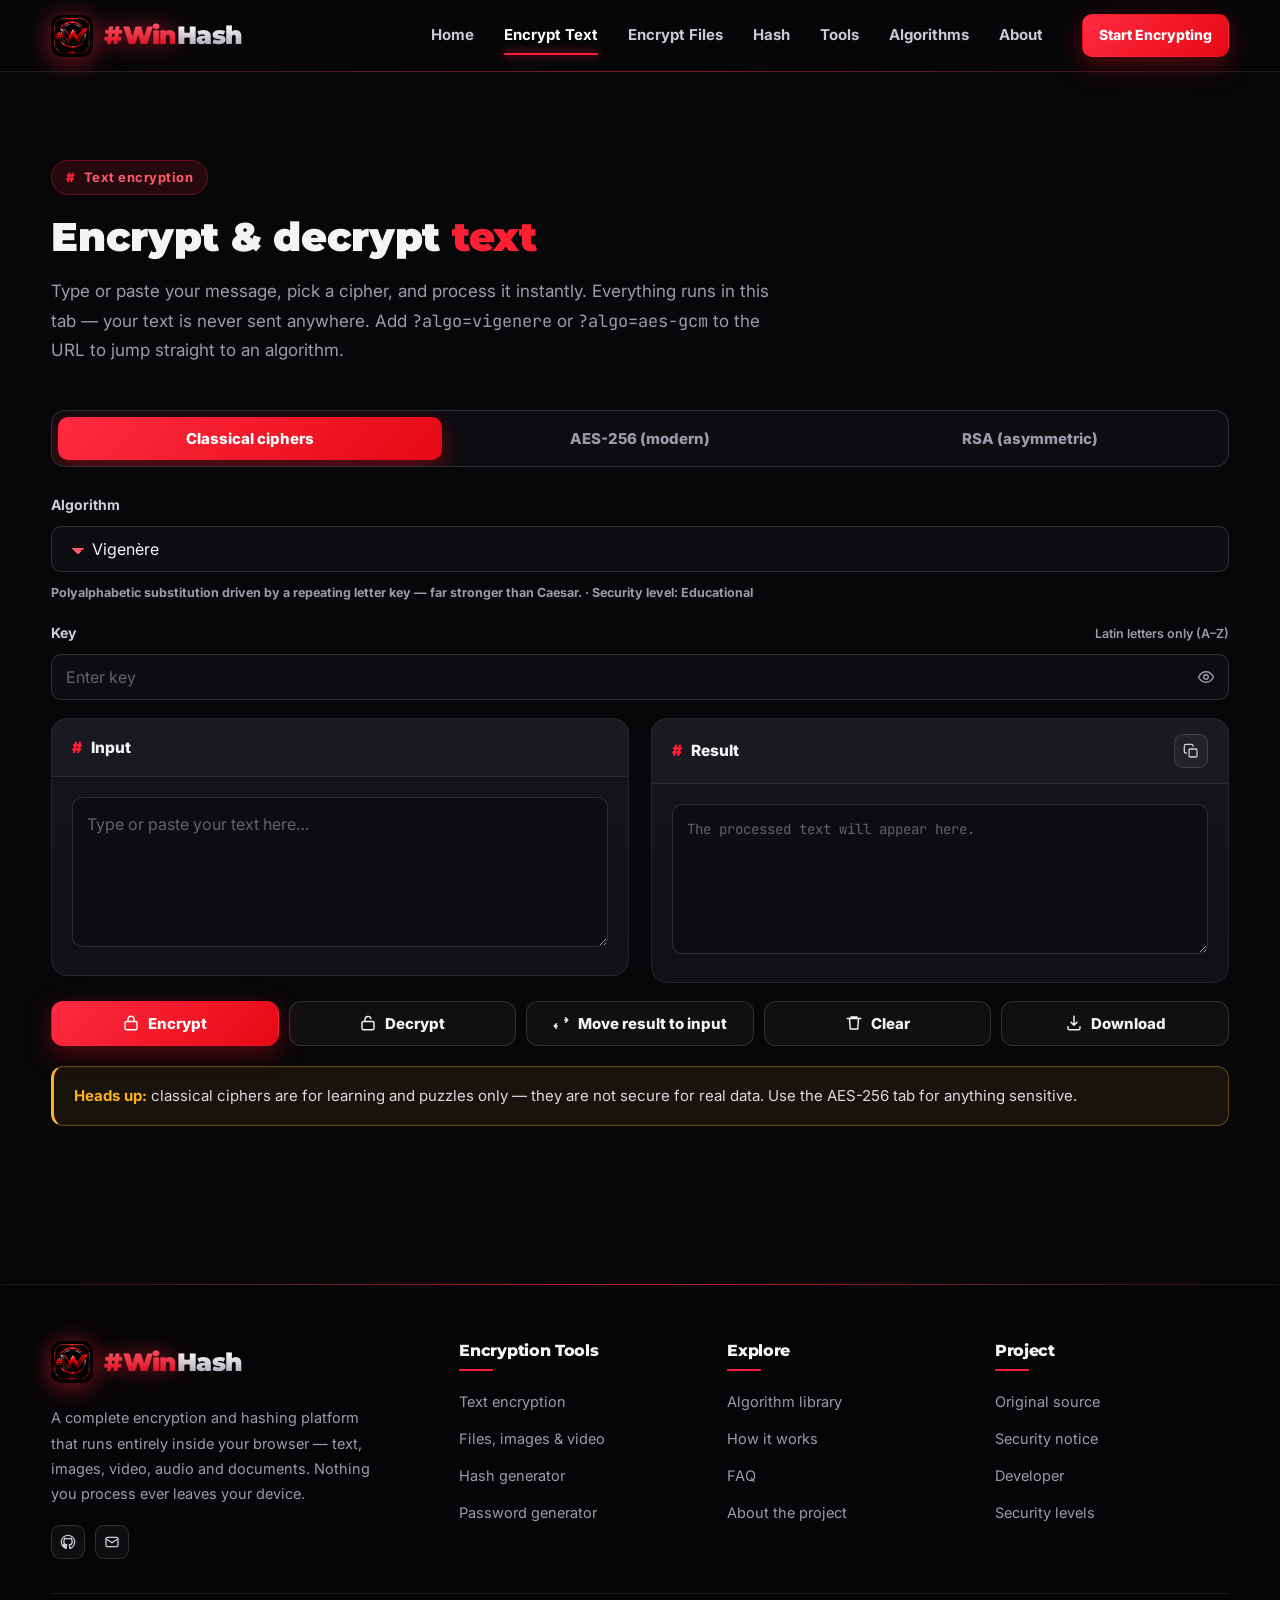
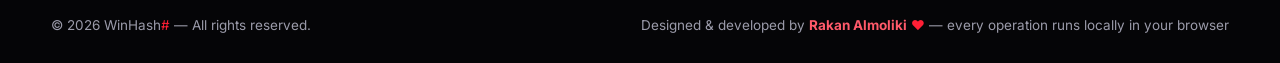
<file: text.html>
<!DOCTYPE html>
<html lang="en">
<head>
  <meta charset="utf-8">
  <meta name="viewport" content="width=device-width, initial-scale=1">
  <title>Encrypt Text Online — WinHash#</title>
  <meta name="description" content="Encrypt and decrypt text instantly in your browser. Classical ciphers, AES-256-GCM and RSA-OAEP — private, free and 100% client-side.">
  <meta name="theme-color" content="#07070a">
  <link rel="icon" type="image/png" sizes="64x64" href="favicon.png">
  <link rel="apple-touch-icon" href="apple-touch-icon.png">
  <link rel="manifest" href="site.webmanifest">
  <link rel="preconnect" href="https://fonts.googleapis.com">
  <link rel="preconnect" href="https://fonts.gstatic.com" crossorigin>
  <link href="https://fonts.googleapis.com/css2?family=Montserrat:wght@600;700;800;900&family=Inter:wght@400;500;600;700&family=JetBrains+Mono:wght@400;700&display=swap" rel="stylesheet">
  <link rel="stylesheet" href="assets/css/style.css">
</head>
<body>
  <a class="skip-link" href="#main">Skip to content</a>
  <div id="site-header"></div>

  <main class="page-main page-body" id="main">
    <section class="section">
      <div class="container">
        <div class="section-head reveal" data-reveal>
          <span class="kicker">Text encryption</span>
          <h1 class="section-title">Encrypt &amp; decrypt <span class="accent">text</span></h1>
          <p class="section-sub">Type or paste your message, pick a cipher, and process it instantly. Everything runs in this tab — your text is never sent anywhere. Add <span class="mono">?algo=vigenere</span> or <span class="mono">?algo=aes-gcm</span> to the URL to jump straight to an algorithm.</p>
        </div>

        <div class="tabs reveal" data-tabs="enc" data-reveal role="tablist">
          <button class="tab-btn active" data-tab="classical" role="tab">Classical ciphers</button>
          <button class="tab-btn" data-tab="aes" role="tab">AES-256 (modern)</button>
          <button class="tab-btn" data-tab="rsa" role="tab">RSA (asymmetric)</button>
        </div>

        <!-- ================= CLASSICAL ================= -->
        <div class="tab-panel active" data-tabgroup="enc" data-tabpanel="classical">
          <div class="field">
            <label class="label" for="clAlgo">Algorithm</label>
            <select class="select" id="clAlgo"></select>
            <p class="strength-label" id="clDesc" style="margin-top:10px"></p>
          </div>

          <div class="field" id="clKeyField">
            <label class="label" for="clKey">Key <span class="hint" id="clKeyHint"></span></label>
            <div class="input-row">
              <div class="key-field" style="flex:1">
                <input class="input" id="clKey" type="text" autocomplete="off" spellcheck="false" placeholder="Enter key">
                <button class="eye" id="clKeyEye" type="button" aria-label="Show or hide key" data-icon="eye"></button>
              </div>
              <button class="btn btn-dark" id="clGenKey" type="button" data-icon="refresh">Generate</button>
            </div>
          </div>

          <div class="workbench">
            <div class="panel">
              <div class="panel-head"><span class="title">Input</span></div>
              <div class="panel-body">
                <textarea class="textarea" id="clIn" placeholder="Type or paste your text here…"></textarea>
              </div>
            </div>
            <div class="panel">
              <div class="panel-head"><span class="title">Result</span>
                <button class="icon-btn" id="clCopy" type="button" aria-label="Copy result" title="Copy" data-icon="copy"></button>
              </div>
              <div class="panel-body">
                <textarea class="textarea mono" id="clOut" readonly placeholder="The processed text will appear here."></textarea>
              </div>
            </div>
          </div>

          <div class="actionbar">
            <button class="btn btn-primary" id="clEncrypt" type="button" data-icon="lock">Encrypt</button>
            <button class="btn btn-ghost" id="clDecrypt" type="button" data-icon="unlock">Decrypt</button>
            <button class="btn btn-ghost" id="clSwap" type="button" data-icon="swap">Move result to input</button>
            <button class="btn btn-ghost" id="clClear" type="button" data-icon="trash">Clear</button>
            <button class="btn btn-ghost" id="clDownload" type="button" data-icon="download">Download</button>
          </div>
          <div class="callout warn mt-2"><strong>Heads up:</strong> classical ciphers are for learning and puzzles only — they are not secure for real data. Use the AES-256 tab for anything sensitive.</div>
        </div>

        <!-- ================= AES ================= -->
        <div class="tab-panel" data-tabgroup="enc" data-tabpanel="aes">
          <div class="grid grid-2">
            <div class="field">
              <label class="label" for="aesAlgo">Algorithm</label>
              <select class="select" id="aesAlgo"></select>
              <p class="strength-label" id="aesDesc" style="margin-top:10px"></p>
            </div>
            <div class="field">
              <label class="label" for="aesIter">Key derivation strength</label>
              <select class="select" id="aesIter">
                <option value="210000">Fast — 210,000 iterations</option>
                <option value="600000" selected>Balanced — 600,000 iterations</option>
                <option value="1200000">Strong — 1,200,000 iterations</option>
              </select>
            </div>
          </div>

          <div class="field">
            <label class="label" for="aesPass">Password <span class="hint">used to derive a 256-bit key (PBKDF2-HMAC-SHA256 + random salt)</span></label>
            <div class="key-field">
              <input class="input" id="aesPass" type="password" autocomplete="new-password" placeholder="Enter a strong password">
              <button class="eye" id="aesEye" type="button" aria-label="Show or hide password" data-icon="eye"></button>
            </div>
            <div class="strength"><div class="s-bar" id="aesBar"></div></div>
            <div class="strength-label" id="aesStrength">No password yet</div>
          </div>

          <div class="field">
            <label class="label" for="aesFormat">Output format</label>
            <select class="select" id="aesFormat">
              <option value="base64" selected>Base64 (recommended for copy/paste)</option>
              <option value="hex">Hexadecimal</option>
            </select>
          </div>

          <div class="workbench">
            <div class="panel">
              <div class="panel-head"><span class="title">Input</span></div>
              <div class="panel-body">
                <textarea class="textarea" id="aesIn" placeholder="Type or paste the text to encrypt…"></textarea>
              </div>
            </div>
            <div class="panel">
              <div class="panel-head"><span class="title">Result</span>
                <button class="icon-btn" id="aesCopy" type="button" aria-label="Copy result" title="Copy" data-icon="copy"></button>
              </div>
              <div class="panel-body">
                <textarea class="textarea mono" id="aesOut" readonly placeholder="Encrypted output or decrypted text appears here."></textarea>
              </div>
            </div>
          </div>

          <div class="actionbar">
            <button class="btn btn-primary" id="aesEncrypt" type="button" data-icon="lock">Encrypt</button>
            <button class="btn btn-ghost" id="aesDecrypt" type="button" data-icon="unlock">Decrypt</button>
            <button class="btn btn-ghost" id="aesClear" type="button" data-icon="trash">Clear</button>
            <button class="btn btn-ghost" id="aesDownload" type="button" data-icon="download">Download</button>
          </div>
          <div class="callout mt-2"><strong>Tip:</strong> decryption detects both a wrong password and tampered data, so keep the full ciphertext exactly as generated. For files, use the <a href="files.html" class="text-red">Files page</a>.</div>
        </div>

        <!-- ================= RSA ================= -->
        <div class="tab-panel" data-tabgroup="enc" data-tabpanel="rsa">
          <div class="callout warn mb-2"><strong>Keep your private key secret.</strong> Anyone with the private key can read messages encrypted to the matching public key. Generate a fresh pair per recipient.</div>

          <div class="field">
            <label class="label">Key pair</label>
            <div class="flex gap-2 wrap items-center">
              <select class="select" id="rsaBits" style="max-width:220px">
                <option value="2048" selected>2048-bit (fast)</option>
                <option value="4096">4096-bit (maximum)</option>
              </select>
              <button class="btn btn-primary" id="rsaGen" type="button" data-icon="key">Generate key pair</button>
            </div>
          </div>

          <div class="grid grid-2">
            <div class="panel">
              <div class="panel-head"><span class="title">Public key</span>
                <button class="icon-btn" id="rsaPubCopy" type="button" aria-label="Copy public key" title="Copy" data-icon="copy"></button>
              </div>
              <div class="panel-body">
                <textarea class="textarea mono" id="rsaPub" readonly style="min-height:130px" placeholder="Click “Generate key pair”, or paste someone’s public key here to encrypt to it."></textarea>
              </div>
            </div>
            <div class="panel">
              <div class="panel-head"><span class="title">Private key</span>
                <button class="icon-btn" id="rsaPrivCopy" type="button" aria-label="Copy private key" title="Copy" data-icon="copy"></button>
              </div>
              <div class="panel-body">
                <textarea class="textarea mono" id="rsaPriv" style="min-height:130px" placeholder="Your private key appears here after generation — or paste one to decrypt."></textarea>
              </div>
            </div>
          </div>

          <div class="flex gap-2 wrap mt-2">
            <button class="btn btn-ghost" id="rsaPubDl" type="button" data-icon="download">Download public key</button>
            <button class="btn btn-ghost" id="rsaPrivDl" type="button" data-icon="download">Download private key</button>
          </div>

          <div class="divider"></div>

          <div class="field">
            <label class="label" for="rsaIn">Message <span class="hint">encrypt with the public key · decrypt with the private key</span></label>
            <textarea class="textarea" id="rsaIn" placeholder="Type the message to encrypt…"></textarea>
          </div>

          <div class="field">
            <label class="label" for="rsaOut">Output</label>
            <div class="input-row">
              <textarea class="textarea mono" id="rsaOut" readonly style="min-height:110px" placeholder="Base64 ciphertext or recovered plaintext appears here."></textarea>
              <button class="icon-btn" id="rsaOutCopy" type="button" aria-label="Copy output" title="Copy" data-icon="copy"></button>
            </div>
          </div>

          <div class="actionbar">
            <button class="btn btn-primary" id="rsaEncrypt" type="button" data-icon="lock">Encrypt with public key</button>
            <button class="btn btn-ghost" id="rsaDecrypt" type="button" data-icon="unlock">Decrypt with private key</button>
          </div>
          <div class="callout mt-2"><strong>How it works:</strong> RSA-OAEP splits long messages into key-sized chunks, so there is no practical length limit for text. RSA is slow for big data — for files, share a password instead.</div>
        </div>
      </div>
    </section>
  </main>

  <div id="site-footer"></div>
  <noscript><div class="noscript-note">WinHash needs JavaScript to run — all encryption happens locally in your browser.</div></noscript>

  <script src="assets/js/utils.js"></script>
  <script src="assets/js/hashes.js"></script>
  <script src="assets/js/classical.js"></script>
  <script src="assets/js/modern.js"></script>
  <script src="assets/js/chrome.js"></script>
  <script src="assets/js/pages/text.js"></script>
</body>
</html>
</file>
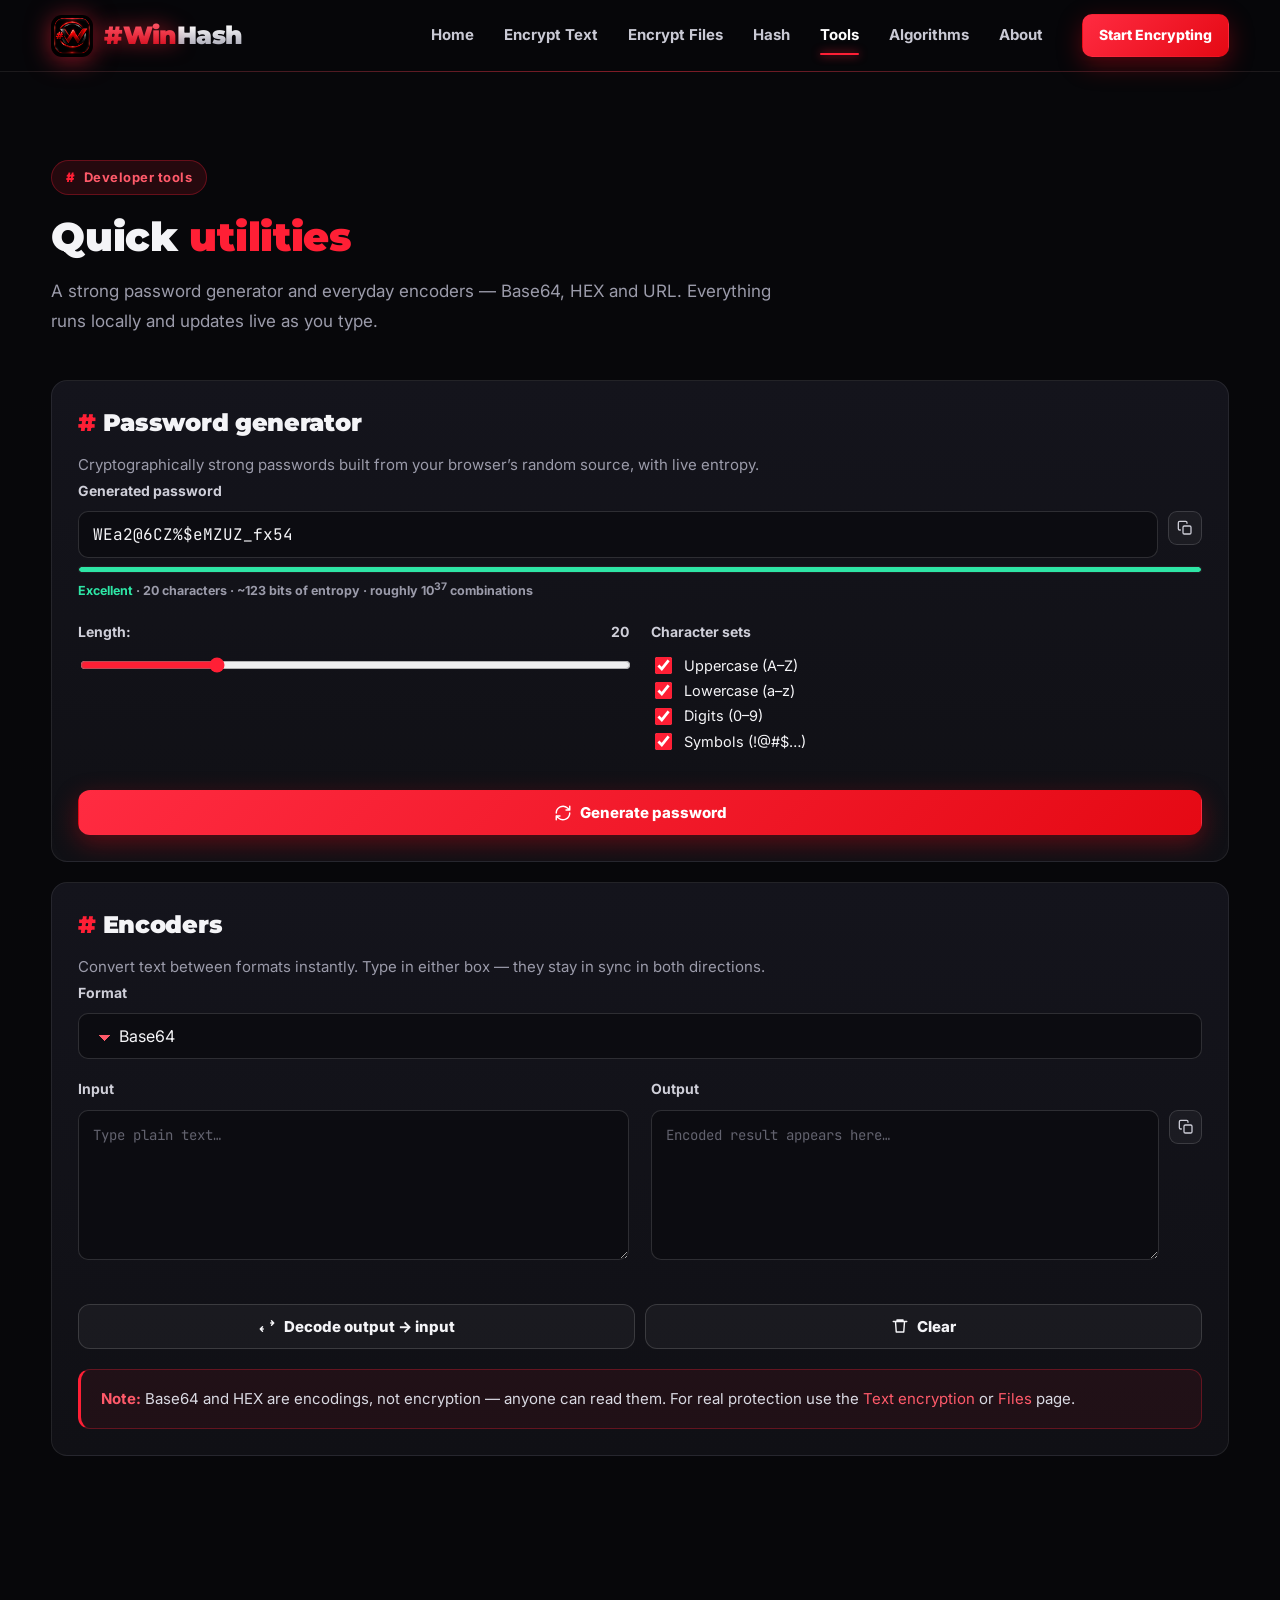
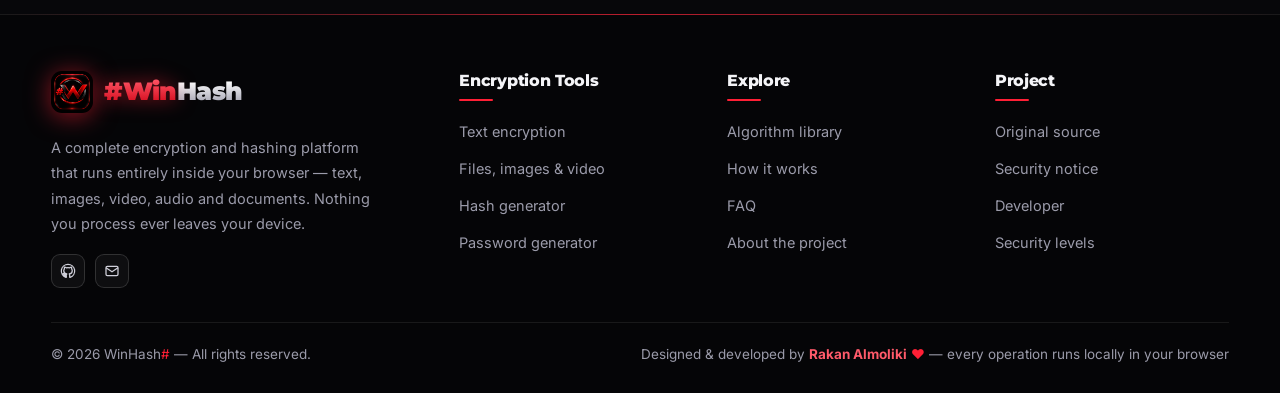
<file: tools.html>
<!DOCTYPE html>
<html lang="en">
<head>
  <meta charset="utf-8">
  <meta name="viewport" content="width=device-width, initial-scale=1">
  <title>Free Developer Tools — Password Generator &amp; Encoders — WinHash#</title>
  <meta name="description" content="Generate strong random passwords with live entropy scoring, and convert text with Base64, HEX and URL encoders — all instantly and privately in your browser.">
  <meta name="theme-color" content="#07070a">
  <link rel="icon" type="image/png" sizes="64x64" href="favicon.png">
  <link rel="apple-touch-icon" href="apple-touch-icon.png">
  <link rel="manifest" href="site.webmanifest">
  <link rel="preconnect" href="https://fonts.googleapis.com">
  <link rel="preconnect" href="https://fonts.gstatic.com" crossorigin>
  <link href="https://fonts.googleapis.com/css2?family=Montserrat:wght@600;700;800;900&family=Inter:wght@400;500;600;700&family=JetBrains+Mono:wght@400;700&display=swap" rel="stylesheet">
  <link rel="stylesheet" href="assets/css/style.css">
</head>
<body>
  <a class="skip-link" href="#main">Skip to content</a>
  <div id="site-header"></div>

  <main class="page-main page-body" id="main">
    <section class="section">
      <div class="container">
        <div class="section-head reveal" data-reveal>
          <span class="kicker">Developer tools</span>
          <h1 class="section-title">Quick <span class="accent">utilities</span></h1>
          <p class="section-sub">A strong password generator and everyday encoders — Base64, HEX and URL. Everything runs locally and updates live as you type.</p>
        </div>

        <!-- ============ PASSWORD GENERATOR ============ -->
        <div class="card reveal" data-reveal>
          <h2 class="section-title" style="font-size:24px"><span class="accent">#</span> Password generator</h2>
          <p class="muted mb-2">Cryptographically strong passwords built from your browser’s random source, with live entropy.</p>

          <div class="field">
            <label class="label" for="pgOut">Generated password</label>
            <div class="input-row">
              <input class="input mono" id="pgOut" readonly placeholder="Press Generate…">
              <button class="icon-btn" id="pgCopy" type="button" aria-label="Copy password" title="Copy" data-icon="copy"></button>
            </div>
            <div class="strength"><div class="s-bar" id="pgBar"></div></div>
            <div class="strength-label" id="pgInfo">—</div>
          </div>

          <div class="grid grid-2">
            <div class="field">
              <label class="label" for="pgLen">Length: <strong id="pgLenVal">20</strong></label>
              <input type="range" id="pgLen" min="6" max="64" value="20" style="width:100%;accent-color:var(--red)">
            </div>
            <div class="field">
              <label class="label">Character sets</label>
              <label class="checkbox-line"><input type="checkbox" id="pgUpper" checked> Uppercase (A–Z)</label>
              <label class="checkbox-line"><input type="checkbox" id="pgLower" checked> Lowercase (a–z)</label>
              <label class="checkbox-line"><input type="checkbox" id="pgDigits" checked> Digits (0–9)</label>
              <label class="checkbox-line"><input type="checkbox" id="pgSymbols" checked> Symbols (!@#$…)</label>
            </div>
          </div>

          <div class="actionbar">
            <button class="btn btn-primary" id="pgGen" type="button" data-icon="refresh">Generate password</button>
          </div>
        </div>

        <!-- ============ ENCODERS ============ -->
        <div class="card reveal mt-2" data-reveal>
          <h2 class="section-title" style="font-size:24px"><span class="accent">#</span> Encoders</h2>
          <p class="muted mb-2">Convert text between formats instantly. Type in either box — they stay in sync in both directions.</p>

          <div class="field">
            <label class="label" for="encAlgo">Format</label>
            <select class="select" id="encAlgo">
              <option value="base64" selected>Base64</option>
              <option value="hex">Hexadecimal (UTF-8 bytes)</option>
              <option value="url">URL encoding</option>
            </select>
          </div>

          <div class="grid grid-2">
            <div class="field">
              <label class="label" for="encIn">Input</label>
              <textarea class="textarea mono" id="encIn" placeholder="Type plain text…"></textarea>
            </div>
            <div class="field">
              <label class="label" for="encOut">Output</label>
              <div class="input-row" style="align-items:flex-start">
                <textarea class="textarea mono" id="encOut" placeholder="Encoded result appears here…"></textarea>
                <button class="icon-btn" id="encCopy" type="button" aria-label="Copy output" title="Copy" data-icon="copy"></button>
              </div>
            </div>
          </div>

          <div class="actionbar">
            <button class="btn btn-ghost" id="encSwap" type="button" data-icon="swap">Decode output → input</button>
            <button class="btn btn-ghost" id="encClear" type="button" data-icon="trash">Clear</button>
          </div>
          <div class="callout mt-2"><strong>Note:</strong> Base64 and HEX are encodings, not encryption — anyone can read them. For real protection use the <a href="text.html" class="text-red">Text encryption</a> or <a href="files.html" class="text-red">Files</a> page.</div>
        </div>
      </div>
    </section>
  </main>

  <div id="site-footer"></div>
  <noscript><div class="noscript-note">WinHash needs JavaScript to run — everything happens locally in your browser.</div></noscript>

  <script src="assets/js/utils.js"></script>
  <script src="assets/js/hashes.js"></script>
  <script src="assets/js/classical.js"></script>
  <script src="assets/js/modern.js"></script>
  <script src="assets/js/chrome.js"></script>
  <script src="assets/js/pages/tools.js"></script>
</body>
</html>
</file>
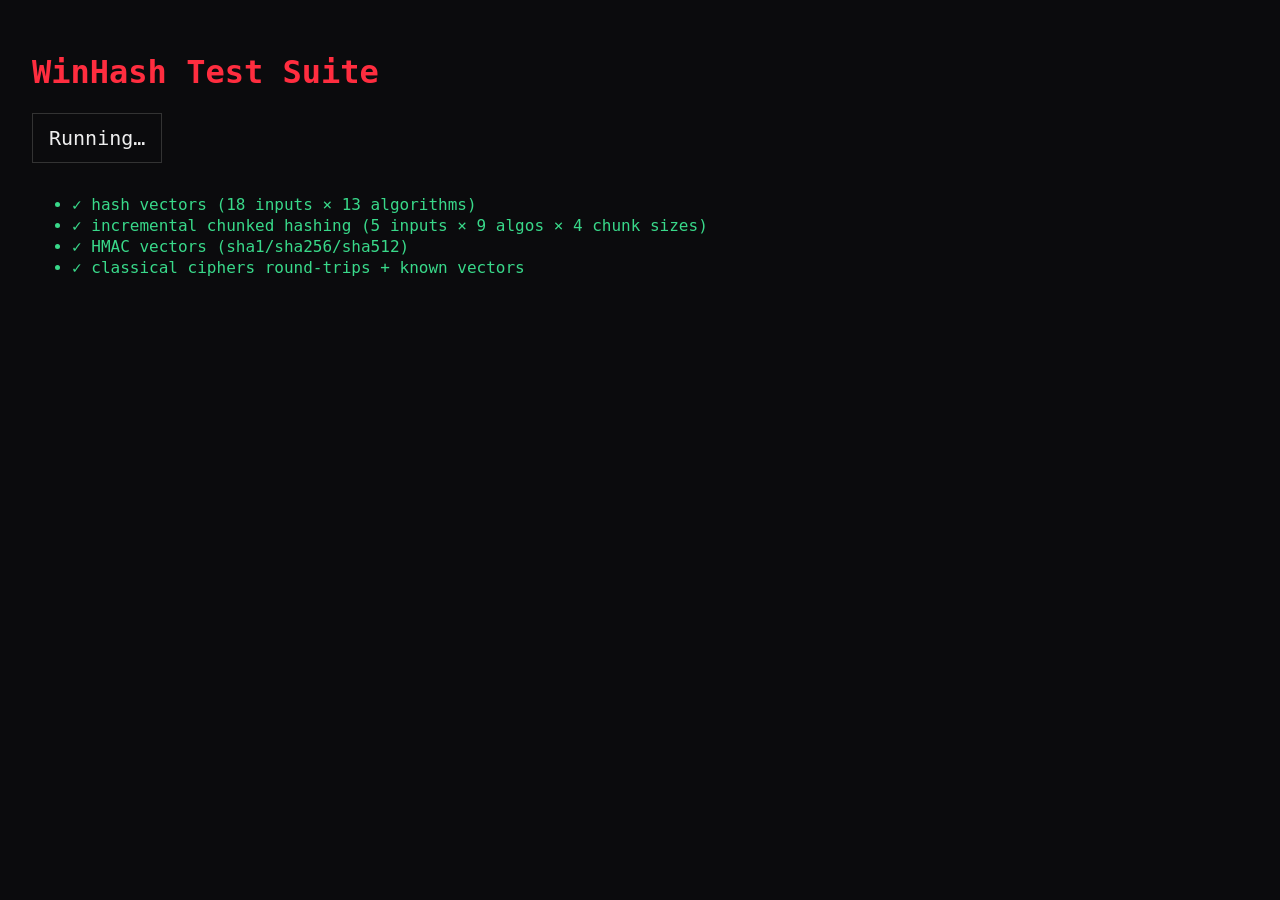
<file: tests/tests.html>
<!DOCTYPE html>
<html lang="ar" dir="rtl">
<head>
  <meta charset="utf-8">
  <meta name="viewport" content="width=device-width, initial-scale=1">
  <title>WinHash — Unit Tests</title>
  <style>
    body { font-family: Consolas, monospace; background:#0b0b0d; color:#eee; padding:24px; direction:ltr; }
    h1 { color:#ff2d3f; }
    .pass { color:#39d98a; }
    .fail { color:#ff4d5e; font-weight:bold; }
    .meta { color:#888; margin-bottom:16px; }
    li { margin:2px 0; }
    #summary { font-size:20px; padding:12px 16px; border:1px solid #333; display:inline-block; margin-bottom:16px; }
  </style>
</head>
<body>
  <h1>WinHash Test Suite</h1>
  <div id="summary">Running…</div>
  <div class="meta" id="meta"></div>
  <ul id="list"></ul>

  <script src="../assets/js/utils.js"></script>
  <script src="../assets/js/hashes.js"></script>
  <script src="../assets/js/classical.js"></script>
  <script src="../assets/js/modern.js"></script>
  <script src="vectors.js"></script>
  <script src="tests.js"></script>
</body>
</html>
</file>
<file: assets/css/style.css>
/*
 * WinHash# — style.css
 * Design system: red / black, RTL, professional dark UI.
 */

/* ============================= vars ============================= */
:root {
  --bg: #07070a;
  --bg-2: #0a0a0e;
  --panel: #101015;
  --panel-2: #14141c;
  --panel-3: #1a1a23;
  --line: rgba(255, 255, 255, 0.08);
  --line-strong: rgba(255, 255, 255, 0.14);
  --red: #ff1f35;
  --red-2: #e50914;
  --red-3: #ff5a6a;
  --red-dim: rgba(255, 31, 53, 0.12);
  --txt: #f4f4f7;
  --muted: #9b9baa;
  --ok: #2ee6a6;
  --warn: #ffb020;
  --radius: 16px;
  --radius-sm: 10px;
  --shadow: 0 18px 50px rgba(0, 0, 0, 0.55);
  --glow: 0 0 0 1px rgba(255, 31, 53, 0.35), 0 8px 30px rgba(255, 31, 53, 0.25);
  --font: 'Inter', 'Segoe UI', Tahoma, Arial, sans-serif;
  --font-d: 'Montserrat', 'Inter', 'Segoe UI', Arial, sans-serif;
  --mono: 'JetBrains Mono', 'Cascadia Mono', Consolas, 'Courier New', monospace;
  --header-h: 72px;
}

/* ============================= reset ============================= */
*, *::before, *::after { box-sizing: border-box; }

html { scroll-behavior: smooth; }

body {
  margin: 0;
  background: var(--bg);
  color: var(--txt);
  font-family: var(--font);
  font-size: 16px;
  line-height: 1.75;
  -webkit-font-smoothing: antialiased;
  overflow-x: hidden;
}

img, svg, video { max-width: 100%; display: block; }
a { color: inherit; text-decoration: none; }
button, input, textarea, select { font-family: inherit; font-size: inherit; color: inherit; }
::selection { background: var(--red); color: #fff; }

/* custom scrollbar */
::-webkit-scrollbar { width: 10px; height: 10px; }
::-webkit-scrollbar-track { background: #0b0b0f; }
::-webkit-scrollbar-thumb { background: #26262f; border-radius: 8px; border: 2px solid #0b0b0f; }
::-webkit-scrollbar-thumb:hover { background: var(--red-2); }

/* ============================= layout ============================= */
.container {
  width: min(1200px, 92vw);
  margin-inline: auto;
}

.section { padding: 88px 0; position: relative; }
.section-sm { padding: 56px 0; }

.page-body { padding-top: var(--header-h); min-height: 100vh; display: flex; flex-direction: column; }
.page-main { flex: 1; }

/* ============================= typography ============================= */
h1, h2, h3, h4 { line-height: 1.3; margin: 0 0 14px; font-weight: 800; font-family: var(--font-d); letter-spacing: -0.3px; }

.kicker {
  display: inline-flex;
  align-items: center;
  gap: 8px;
  font-size: 13px;
  font-weight: 700;
  letter-spacing: 0.5px;
  color: var(--red-3);
  background: var(--red-dim);
  border: 1px solid rgba(255, 31, 53, 0.3);
  padding: 5px 14px;
  border-radius: 100px;
  margin-bottom: 16px;
}
.kicker::before { content: '#'; font-weight: 900; color: var(--red); }

.section-title { font-size: clamp(26px, 4vw, 40px); font-weight: 900; }
.section-title .accent { color: var(--red); }
.section-sub { color: var(--muted); max-width: 720px; margin: 10px 0 0; font-size: 17px; }
.section-head { margin-bottom: 44px; }
.section-head.center { text-align: center; }
.section-head.center .section-sub { margin-inline: auto; }

.mono { font-family: var(--mono); direction: ltr; unicode-bidi: plaintext; }
.muted { color: var(--muted); }
.text-red { color: var(--red-3); }

/* ============================= logo ============================= */
.brand { display: inline-flex; align-items: center; gap: 11px; }
.brand-img {
  width: 42px;
  height: 42px;
  border-radius: 11px;
  object-fit: contain;
  filter: drop-shadow(0 3px 12px rgba(255, 31, 53, 0.55));
  transition: transform 0.25s;
}
.brand:hover .brand-img { transform: scale(1.06) rotate(-3deg); }
.brand-text {
  font-family: var(--font-d);
  font-size: 25px;
  font-weight: 900;
  letter-spacing: -0.6px;
  white-space: nowrap;
  line-height: 1;
}
.wm-mark {
  background: linear-gradient(180deg, #ff5566 10%, #d40d1e 90%);
  -webkit-background-clip: text;
  background-clip: text;
  color: transparent;
  filter: drop-shadow(0 0 10px rgba(255, 31, 53, 0.55));
}
.wm-tail {
  background: linear-gradient(180deg, #ffffff 15%, #a6a6b4 90%);
  -webkit-background-clip: text;
  background-clip: text;
  color: transparent;
}

/* ============================= header / nav ============================= */
.site-header {
  position: fixed;
  inset-inline: 0;
  top: 0;
  z-index: 900;
  height: var(--header-h);
  background: rgba(7, 7, 10, 0.82);
  backdrop-filter: blur(14px);
  -webkit-backdrop-filter: blur(14px);
  border-bottom: 1px solid var(--line);
}
.site-header::after {
  content: '';
  position: absolute;
  inset-inline: 0;
  bottom: -1px;
  height: 1px;
  background: linear-gradient(90deg, transparent, rgba(255, 31, 53, 0.65), transparent);
  opacity: 0.7;
}
.nav-wrap { height: 100%; display: flex; align-items: center; gap: 26px; }

.site-nav { display: flex; align-items: center; gap: 4px; margin-inline-start: auto; }
.site-nav a {
  position: relative;
  padding: 8px 13px;
  border-radius: 9px;
  font-size: 15px;
  font-weight: 700;
  color: #c9c9d4;
  transition: color 0.2s, background 0.2s;
}
.site-nav a:hover { color: #fff; background: rgba(255, 255, 255, 0.05); }
.site-nav a.active { color: #fff; }
.site-nav a.active::after {
  content: '';
  position: absolute;
  inset-inline: 13px;
  bottom: 2px;
  height: 2px;
  border-radius: 2px;
  background: var(--red);
  box-shadow: 0 0 10px var(--red);
}
.nav-actions { display: flex; align-items: center; gap: 10px; }

.nav-burger {
  display: none;
  width: 42px;
  height: 42px;
  border: 1px solid var(--line-strong);
  background: var(--panel);
  border-radius: 10px;
  cursor: pointer;
  padding: 10px;
  flex-direction: column;
  justify-content: center;
  gap: 5px;
}
.nav-burger span { display: block; height: 2px; background: #fff; border-radius: 2px; transition: 0.25s; }
.nav-burger.open span:nth-child(1) { transform: translateY(7px) rotate(45deg); }
.nav-burger.open span:nth-child(2) { opacity: 0; }
.nav-burger.open span:nth-child(3) { transform: translateY(-7px) rotate(-45deg); }

/* scroll progress */
.scroll-progress {
  position: fixed;
  top: 0;
  inset-inline-start: 0;
  height: 3px;
  width: 0%;
  background: linear-gradient(90deg, var(--red-2), var(--red-3));
  z-index: 950;
  box-shadow: 0 0 12px rgba(255, 31, 53, 0.8);
  transition: width 0.1s linear;
}

/* ============================= buttons ============================= */
.btn {
  display: inline-flex;
  align-items: center;
  justify-content: center;
  gap: 8px;
  padding: 12px 24px;
  border-radius: 12px;
  border: 1px solid transparent;
  font-weight: 800;
  font-size: 15px;
  cursor: pointer;
  transition: transform 0.15s, box-shadow 0.2s, background 0.2s, border-color 0.2s;
  user-select: none;
  white-space: nowrap;
}
.btn:active { transform: translateY(1px) scale(0.99); }
.btn:disabled { opacity: 0.5; cursor: not-allowed; transform: none; }

.btn-primary {
  background: linear-gradient(135deg, #ff2b41, var(--red-2));
  color: #fff;
  box-shadow: 0 8px 24px rgba(229, 9, 20, 0.35);
}
.btn-primary:hover:not(:disabled) {
  box-shadow: 0 10px 34px rgba(229, 9, 20, 0.55);
  transform: translateY(-2px);
}
.btn-ghost {
  background: rgba(255, 255, 255, 0.04);
  border-color: var(--line-strong);
  color: var(--txt);
}
.btn-ghost:hover:not(:disabled) { border-color: var(--red); background: var(--red-dim); }

.btn-dark {
  background: #0d0d12;
  border-color: var(--line-strong);
  color: #e8e8ee;
}
.btn-dark:hover:not(:disabled) { border-color: var(--red); color: #fff; }

.btn-sm { padding: 8px 16px; font-size: 14px; border-radius: 10px; }
.btn-lg { padding: 15px 32px; font-size: 17px; border-radius: 14px; }
.btn-block { width: 100%; }
.btn .icon { width: 18px; height: 18px; }
.icon { width: 18px; height: 18px; flex: 0 0 auto; }

/* ============================= forms ============================= */
.field { margin-bottom: 18px; }
.label {
  display: flex;
  align-items: center;
  justify-content: space-between;
  gap: 10px;
  font-size: 14px;
  font-weight: 700;
  color: #cfcfd9;
  margin-bottom: 8px;
}
.label .hint { color: var(--muted); font-weight: 600; font-size: 12.5px; }

.input, .textarea, .select {
  width: 100%;
  background: #0c0c11;
  border: 1px solid var(--line-strong);
  border-radius: var(--radius-sm);
  padding: 12px 14px;
  color: var(--txt);
  outline: none;
  transition: border-color 0.2s, box-shadow 0.2s, background 0.2s;
}
.input:focus, .textarea:focus, .select:focus {
  border-color: var(--red);
  box-shadow: 0 0 0 3px rgba(255, 31, 53, 0.18);
  background: #0e0e14;
}
.input::placeholder, .textarea::placeholder { color: #63636f; }
.textarea { resize: vertical; min-height: 150px; line-height: 1.8; }
.textarea.mono { font-family: var(--mono); font-size: 14px; }
.select {
  appearance: none;
  background-image: linear-gradient(45deg, transparent 50%, var(--red-3) 50%), linear-gradient(135deg, var(--red-3) 50%, transparent 50%);
  background-position: calc(20px) calc(50% + 2px), calc(26px) calc(50% + 2px);
  background-size: 6px 6px, 6px 6px;
  background-repeat: no-repeat;
  padding-inline-start: 40px;
  cursor: pointer;
}
.select option { background: #101015; }
.input-row { display: flex; gap: 10px; }
.input-row .input { flex: 1; }

.checkbox-line { display: flex; align-items: center; gap: 9px; cursor: pointer; user-select: none; font-size: 14.5px; }
.checkbox-line input { accent-color: var(--red); width: 17px; height: 17px; cursor: pointer; }

/* switch-like segmented control */
.seg {
  display: inline-flex;
  background: #0c0c11;
  border: 1px solid var(--line-strong);
  border-radius: 12px;
  padding: 5px;
  gap: 4px;
  flex-wrap: wrap;
}
.seg button {
  border: 0;
  background: transparent;
  color: var(--muted);
  font-weight: 700;
  font-size: 14px;
  padding: 9px 18px;
  border-radius: 9px;
  cursor: pointer;
  transition: 0.2s;
}
.seg button:hover { color: #fff; }
.seg button.active {
  background: linear-gradient(135deg, #ff2b41, var(--red-2));
  color: #fff;
  box-shadow: 0 6px 18px rgba(229, 9, 20, 0.4);
}

/* ============================= cards / grids ============================= */
.card {
  background: linear-gradient(180deg, var(--panel-2), var(--panel));
  border: 1px solid var(--line);
  border-radius: var(--radius);
  padding: 26px;
  position: relative;
  overflow: hidden;
  transition: transform 0.25s, border-color 0.25s, box-shadow 0.25s;
}
.card.hover:hover {
  transform: translateY(-6px);
  border-color: rgba(255, 31, 53, 0.45);
  box-shadow: 0 22px 50px rgba(0, 0, 0, 0.5), 0 0 0 1px rgba(255, 31, 53, 0.2);
}
.card .card-icon {
  width: 52px;
  height: 52px;
  border-radius: 14px;
  display: grid;
  place-items: center;
  background: var(--red-dim);
  border: 1px solid rgba(255, 31, 53, 0.32);
  color: var(--red-3);
  margin-bottom: 18px;
}
.card .card-icon svg { width: 26px; height: 26px; }
.card h3 { font-size: 19px; margin-bottom: 8px; }
.card p { color: var(--muted); margin: 0; font-size: 15px; }

.grid { display: grid; gap: 22px; }
.grid-2 { grid-template-columns: repeat(2, 1fr); }
.grid-3 { grid-template-columns: repeat(3, 1fr); }
.grid-4 { grid-template-columns: repeat(4, 1fr); }

/* ============================= hero ============================= */
.hero {
  position: relative;
  min-height: min(94vh, 900px);
  display: flex;
  align-items: flex-end;
  padding: 0 0 64px;
  overflow: hidden;
  background:
    linear-gradient(180deg,
      rgba(5, 5, 8, 0.78) 0%,
      rgba(5, 5, 8, 0.82) 16%,
      rgba(6, 6, 9, 0.86) 42%,
      rgba(7, 7, 10, 0.92) 68%,
      rgba(7, 7, 10, 0.98) 88%,
      var(--bg) 100%),
    url('../img/hero-bg.webp') center 30% / cover no-repeat,
    var(--bg);
}
.hero::after {
  content: '';
  position: absolute;
  inset-inline: 0;
  bottom: 0;
  height: 180px;
  background: linear-gradient(180deg, transparent, var(--bg) 92%);
  pointer-events: none;
}
.hero-inner {
  position: relative;
  z-index: 2;
  text-align: center;
  width: min(1000px, 92vw);
  margin-inline: auto;
}

.hero-badge {
  display: inline-flex;
  align-items: center;
  gap: 9px;
  background: rgba(8, 8, 12, 0.72);
  backdrop-filter: blur(8px);
  border: 1px solid rgba(255, 31, 53, 0.45);
  color: #ff8a95;
  font-weight: 700;
  font-size: 13.5px;
  border-radius: 100px;
  padding: 7px 18px;
  margin-bottom: 20px;
}
.hero-badge .dot {
  width: 8px;
  height: 8px;
  border-radius: 50%;
  background: var(--ok);
  box-shadow: 0 0 10px var(--ok);
  animation: blink 1.6s infinite;
}
@keyframes blink { 50% { opacity: 0.35; } }

.hero h1 {
  font-size: clamp(23px, 3.6vw, 40px);
  font-weight: 900;
  letter-spacing: -0.8px;
  line-height: 1.25;
  margin-bottom: 16px;
  text-shadow: 0 3px 26px rgba(0, 0, 0, 0.9);
}
.hero h1 .accent { color: var(--red); }
.hero .lead {
  font-size: clamp(15.5px, 1.8vw, 18.5px);
  color: #d3d3dd;
  max-width: 760px;
  margin: 0 auto 28px;
  text-shadow: 0 2px 16px rgba(0, 0, 0, 0.9);
}
.hero-cta { display: flex; gap: 14px; justify-content: center; flex-wrap: wrap; margin-bottom: 26px; }
.btn-ghost.on-dark {
  background: rgba(8, 8, 12, 0.7);
  backdrop-filter: blur(8px);
  border-color: rgba(255, 255, 255, 0.25);
}

.hero-chips {
  display: flex;
  gap: 10px;
  justify-content: center;
  flex-wrap: wrap;
  margin-bottom: 34px;
}
.chip {
  background: rgba(8, 8, 12, 0.66);
  backdrop-filter: blur(6px);
  border: 1px solid rgba(255, 255, 255, 0.16);
  border-radius: 100px;
  padding: 7px 16px;
  font-size: 13px;
  font-weight: 700;
  color: #dcdce4;
  display: inline-flex;
  align-items: center;
  gap: 7px;
}
.chip .hash-mark { color: var(--red); font-weight: 900; }

/* hero feature cards (mockup style) */
.hero-features {
  display: grid;
  grid-template-columns: repeat(4, 1fr);
  gap: 16px;
  text-align: center;
}
.hero-feature {
  background: rgba(9, 9, 13, 0.78);
  backdrop-filter: blur(10px);
  -webkit-backdrop-filter: blur(10px);
  border: 1px solid rgba(255, 255, 255, 0.12);
  border-radius: 16px;
  padding: 20px 14px;
  transition: transform 0.25s, border-color 0.25s, box-shadow 0.25s;
}
.hero-feature:hover {
  transform: translateY(-6px);
  border-color: rgba(255, 31, 53, 0.65);
  box-shadow: 0 16px 40px rgba(0, 0, 0, 0.55), 0 0 24px rgba(255, 31, 53, 0.18);
}
.hero-feature .hf-icon {
  width: 46px;
  height: 46px;
  margin: 0 auto 12px;
  border-radius: 13px;
  display: grid;
  place-items: center;
  background: rgba(255, 31, 53, 0.14);
  border: 1px solid rgba(255, 31, 53, 0.4);
  color: var(--red-3);
}
.hero-feature .hf-icon svg { width: 23px; height: 23px; }
.hero-feature h3 { font-size: 15.5px; margin-bottom: 5px; }
.hero-feature p { font-size: 13px; color: var(--muted); margin: 0; line-height: 1.6; }

/* ============================= stats ============================= */
.stats {
  display: grid;
  grid-template-columns: repeat(4, 1fr);
  gap: 18px;
  background: linear-gradient(180deg, var(--panel-2), var(--panel));
  border: 1px solid var(--line);
  border-radius: 20px;
  padding: 34px 26px;
  position: relative;
  overflow: hidden;
}
.stats::before {
  content: '';
  position: absolute;
  inset-inline: 0;
  top: 0;
  height: 2px;
  background: linear-gradient(90deg, transparent, var(--red), transparent);
}
.stat { text-align: center; }
.stat .num {
  font-size: clamp(30px, 4vw, 44px);
  font-weight: 900;
  color: #fff;
  line-height: 1.1;
}
.stat .num .u { color: var(--red); }
.stat .lbl { color: var(--muted); font-size: 14px; font-weight: 600; margin-top: 4px; }

/* ============================= steps ============================= */
.step { text-align: center; padding: 10px; position: relative; }
.step .n {
  width: 58px;
  height: 58px;
  margin: 0 auto 16px;
  border-radius: 16px;
  display: grid;
  place-items: center;
  font-weight: 900;
  font-size: 22px;
  background: linear-gradient(135deg, #ff2b41, var(--red-2));
  color: #fff;
  box-shadow: 0 10px 26px rgba(229, 9, 20, 0.4);
  position: relative;
}
.step .n::after {
  content: '#';
  position: absolute;
  top: -10px;
  inset-inline-end: -10px;
  font-size: 16px;
  color: var(--red-3);
  opacity: 0.75;
}
.step h3 { font-size: 18px; }
.step p { color: var(--muted); font-size: 15px; margin: 0; }

/* ============================= tabs ============================= */
.tabs {
  display: flex;
  gap: 6px;
  background: #0c0c11;
  border: 1px solid var(--line-strong);
  border-radius: 14px;
  padding: 6px;
  overflow-x: auto;
  margin-bottom: 26px;
}
.tabs .tab-btn {
  flex: 1;
  min-width: max-content;
  border: 0;
  background: transparent;
  color: var(--muted);
  font-weight: 800;
  font-size: 15px;
  padding: 12px 20px;
  border-radius: 10px;
  cursor: pointer;
  transition: 0.2s;
  display: inline-flex;
  align-items: center;
  justify-content: center;
  gap: 8px;
}
.tabs .tab-btn:hover { color: #fff; background: rgba(255, 255, 255, 0.04); }
.tabs .tab-btn.active {
  background: linear-gradient(135deg, #ff2b41, var(--red-2));
  color: #fff;
  box-shadow: 0 8px 22px rgba(229, 9, 20, 0.42);
}
.tab-panel { display: none; }
.tab-panel.active { display: block; animation: fadeUp 0.35s ease; }
@keyframes fadeUp {
  from { opacity: 0; transform: translateY(10px); }
  to { opacity: 1; transform: none; }
}

/* ============================= workbench (tool pages) ============================= */
.workbench {
  display: grid;
  grid-template-columns: 1fr 1fr;
  gap: 22px;
  align-items: start;
}
.panel {
  background: linear-gradient(180deg, var(--panel-2), var(--panel));
  border: 1px solid var(--line);
  border-radius: var(--radius);
  overflow: hidden;
}
.panel-head {
  display: flex;
  align-items: center;
  justify-content: space-between;
  gap: 12px;
  padding: 15px 20px;
  border-bottom: 1px solid var(--line);
  background: rgba(255, 255, 255, 0.02);
}
.panel-head .title {
  font-weight: 800;
  font-size: 15.5px;
  display: inline-flex;
  align-items: center;
  gap: 9px;
}
.panel-head .title::before {
  content: '#';
  color: var(--red);
  font-weight: 900;
}
.panel-body { padding: 20px; }

.actionbar {
  display: flex;
  gap: 10px;
  flex-wrap: wrap;
  margin-top: 18px;
}
.actionbar .btn { flex: 1; min-width: 140px; }

.info-line {
  display: flex;
  align-items: center;
  gap: 8px;
  font-size: 13.5px;
  color: var(--muted);
  background: rgba(255, 255, 255, 0.03);
  border: 1px dashed var(--line-strong);
  border-radius: 10px;
  padding: 10px 14px;
  margin-top: 14px;
}
.info-line strong { color: var(--red-3); }

/* ============================= tables ============================= */
.table-wrap { overflow-x: auto; border-radius: var(--radius); border: 1px solid var(--line); }
.table { width: 100%; border-collapse: collapse; font-size: 14.5px; min-width: 640px; }
.table th {
  text-align: start;
  background: rgba(255, 255, 255, 0.04);
  color: #d7d7e0;
  font-weight: 800;
  font-size: 13.5px;
  padding: 13px 16px;
  border-bottom: 1px solid var(--line-strong);
  white-space: nowrap;
}
.table td {
  padding: 13px 16px;
  border-bottom: 1px solid var(--line);
  vertical-align: middle;
}
.table tr:last-child td { border-bottom: 0; }
.table tbody tr { transition: background 0.15s; }
.table tbody tr:hover { background: rgba(255, 31, 53, 0.05); }
.table tr.match { background: rgba(46, 230, 166, 0.1); box-shadow: inset 0 0 0 1px rgba(46, 230, 166, 0.5); }
.hash-cell {
  font-family: var(--mono);
  font-size: 12.5px;
  direction: ltr;
  text-align: left;
  word-break: break-all;
  color: #c8f5e4;
  line-height: 1.6;
  max-width: 560px;
}
.icon-btn {
  width: 34px;
  height: 34px;
  border-radius: 9px;
  border: 1px solid var(--line-strong);
  background: rgba(255, 255, 255, 0.04);
  color: #cfcfd9;
  cursor: pointer;
  display: inline-grid;
  place-items: center;
  transition: 0.18s;
}
.icon-btn:hover { border-color: var(--red); color: #fff; background: var(--red-dim); }
.icon-btn svg { width: 16px; height: 16px; }

/* ============================= badges ============================= */
.badge {
  display: inline-flex;
  align-items: center;
  gap: 6px;
  font-size: 12px;
  font-weight: 800;
  padding: 4px 11px;
  border-radius: 100px;
  border: 1px solid;
  white-space: nowrap;
}
.badge-strong { color: var(--ok); border-color: rgba(46, 230, 166, 0.4); background: rgba(46, 230, 166, 0.1); }
.badge-medium { color: var(--warn); border-color: rgba(255, 176, 32, 0.4); background: rgba(255, 176, 32, 0.1); }
.badge-weak { color: var(--red-3); border-color: rgba(255, 31, 53, 0.4); background: rgba(255, 31, 53, 0.1); }
.badge-none { color: #9b9baa; border-color: var(--line-strong); background: rgba(255, 255, 255, 0.04); }

/* ============================= dropzone ============================= */
.dropzone {
  border: 2px dashed var(--line-strong);
  border-radius: var(--radius);
  background: rgba(255, 255, 255, 0.02);
  padding: 44px 24px;
  text-align: center;
  cursor: pointer;
  transition: 0.22s;
  position: relative;
}
.dropzone:hover, .dropzone.drag {
  border-color: var(--red);
  background: var(--red-dim);
  box-shadow: inset 0 0 40px rgba(255, 31, 53, 0.08);
}
.dropzone .dz-icon {
  width: 66px;
  height: 66px;
  margin: 0 auto 16px;
  border-radius: 18px;
  display: grid;
  place-items: center;
  background: var(--red-dim);
  border: 1px solid rgba(255, 31, 53, 0.35);
  color: var(--red-3);
}
.dropzone .dz-icon svg { width: 30px; height: 30px; }
.dropzone h3 { font-size: 18px; margin-bottom: 6px; }
.dropzone p { color: var(--muted); margin: 0; font-size: 14.5px; }

.file-meta {
  display: flex;
  align-items: center;
  gap: 14px;
  background: rgba(255, 255, 255, 0.03);
  border: 1px solid var(--line);
  border-radius: 12px;
  padding: 14px 16px;
}
.file-meta .fm-icon {
  width: 46px;
  height: 46px;
  border-radius: 12px;
  background: var(--red-dim);
  color: var(--red-3);
  display: grid;
  place-items: center;
  font-weight: 900;
  font-family: var(--mono);
  font-size: 12px;
  border: 1px solid rgba(255, 31, 53, 0.3);
  flex-shrink: 0;
}
.file-meta .fm-name { font-weight: 800; font-size: 15px; word-break: break-all; }
.file-meta .fm-sub { color: var(--muted); font-size: 13px; }

/* ============================= progress ============================= */
.progress {
  height: 10px;
  background: #0c0c11;
  border: 1px solid var(--line-strong);
  border-radius: 100px;
  overflow: hidden;
}
.progress .bar {
  height: 100%;
  width: 0%;
  background: linear-gradient(90deg, var(--red-2), var(--red-3));
  border-radius: 100px;
  transition: width 0.2s;
  box-shadow: 0 0 12px rgba(255, 31, 53, 0.7);
}
.progress-line { display: flex; align-items: center; gap: 12px; margin-top: 14px; }
.progress-line .pct { font-family: var(--mono); font-size: 13px; color: var(--red-3); min-width: 44px; }

/* spinner */
.spinner {
  width: 17px;
  height: 17px;
  border: 2.5px solid rgba(255, 255, 255, 0.3);
  border-top-color: #fff;
  border-radius: 50%;
  animation: spin 0.75s linear infinite;
  display: inline-block;
}
@keyframes spin { to { transform: rotate(360deg); } }

/* ============================= toast ============================= */
#toast-root {
  position: fixed;
  top: 86px;
  inset-inline-start: 50%;
  transform: translateX(-50%);
  z-index: 2000;
  display: flex;
  flex-direction: column;
  gap: 10px;
  align-items: center;
  width: min(560px, 92vw);
  pointer-events: none;
}
[dir="rtl"] #toast-root { transform: translateX(50%); }
.toast {
  pointer-events: auto;
  background: rgba(14, 14, 20, 0.97);
  border: 1px solid var(--line-strong);
  border-radius: 12px;
  padding: 12px 18px;
  font-size: 14.5px;
  font-weight: 700;
  box-shadow: var(--shadow);
  display: flex;
  align-items: center;
  gap: 10px;
  width: 100%;
  animation: toastIn 0.3s cubic-bezier(0.2, 0.9, 0.3, 1.2);
  backdrop-filter: blur(8px);
}
.toast.out { animation: toastOut 0.3s forwards; }
@keyframes toastIn { from { opacity: 0; transform: translateY(-14px) scale(0.96); } }
@keyframes toastOut { to { opacity: 0; transform: translateY(-10px) scale(0.96); } }
.toast-success { border-color: rgba(46, 230, 166, 0.5); }
.toast-success::before { content: '✓'; color: var(--ok); font-weight: 900; }
.toast-error { border-color: rgba(255, 31, 53, 0.55); }
.toast-error::before { content: '!'; color: var(--red); font-weight: 900; }
.toast-info::before { content: '#'; color: var(--red-3); font-weight: 900; }

/* ============================= FAQ ============================= */
.faq { display: grid; gap: 12px; max-width: 860px; margin-inline: auto; }
.faq-item {
  background: var(--panel);
  border: 1px solid var(--line);
  border-radius: 14px;
  overflow: hidden;
  transition: border-color 0.2s;
}
.faq-item.open { border-color: rgba(255, 31, 53, 0.45); }
.faq-q {
  width: 100%;
  background: transparent;
  border: 0;
  color: var(--txt);
  text-align: start;
  font-weight: 800;
  font-size: 16px;
  padding: 18px 22px;
  cursor: pointer;
  display: flex;
  align-items: center;
  justify-content: space-between;
  gap: 12px;
}
.faq-q .fq-icon {
  color: var(--red);
  font-size: 22px;
  font-weight: 900;
  transition: transform 0.25s;
  line-height: 1;
}
.faq-item.open .fq-icon { transform: rotate(45deg); }
.faq-a {
  max-height: 0;
  overflow: hidden;
  transition: max-height 0.3s ease;
  color: var(--muted);
}
.faq-a > div { padding: 0 22px 20px; }

/* ============================= filters (algorithms page) ============================= */
.filter-bar { display: flex; gap: 9px; flex-wrap: wrap; margin-bottom: 30px; }
.filter-bar button {
  background: rgba(255, 255, 255, 0.045);
  border: 1px solid var(--line-strong);
  color: #c9c9d4;
  font-weight: 700;
  font-size: 14px;
  padding: 8px 18px;
  border-radius: 100px;
  cursor: pointer;
  transition: 0.2s;
}
.filter-bar button:hover { border-color: var(--red); color: #fff; }
.filter-bar button.active {
  background: linear-gradient(135deg, #ff2b41, var(--red-2));
  border-color: transparent;
  color: #fff;
  box-shadow: 0 6px 18px rgba(229, 9, 20, 0.4);
}
.algo-card { display: flex; flex-direction: column; gap: 10px; }
.algo-card .algo-top { display: flex; align-items: center; justify-content: space-between; gap: 10px; }
.algo-card .algo-name { font-weight: 900; font-size: 17px; font-family: var(--mono); direction: ltr; }
.algo-card .algo-ar { color: var(--red-3); font-size: 14px; font-weight: 700; }
.algo-card .algo-desc { color: var(--muted); font-size: 14.5px; flex: 1; margin: 0; }
.algo-card .try-link {
  color: var(--red-3);
  font-weight: 800;
  font-size: 14px;
  display: inline-flex;
  align-items: center;
  gap: 6px;
}
.algo-card .try-link:hover { color: #fff; }

/* ============================= callout ============================= */
.callout {
  background: rgba(255, 31, 53, 0.07);
  border: 1px solid rgba(255, 31, 53, 0.3);
  border-inline-start: 3px solid var(--red);
  border-radius: 12px;
  padding: 16px 20px;
  font-size: 15px;
  color: #d9d9e2;
}
.callout strong { color: var(--red-3); }
.callout.warn { background: rgba(255, 176, 32, 0.07); border-color: rgba(255, 176, 32, 0.35); border-inline-start-color: var(--warn); }
.callout.warn strong { color: var(--warn); }

/* ============================= CTA band ============================= */
.cta-band {
  position: relative;
  background:
    radial-gradient(600px 260px at 50% 0%, rgba(229, 9, 20, 0.3), transparent 70%),
    linear-gradient(180deg, var(--panel-2), var(--panel));
  border: 1px solid rgba(255, 31, 53, 0.3);
  border-radius: 24px;
  padding: 56px 34px;
  text-align: center;
  overflow: hidden;
}
.cta-band::before {
  content: '#';
  position: absolute;
  font-size: 300px;
  font-weight: 900;
  color: rgba(255, 31, 53, 0.06);
  inset-inline-end: -30px;
  top: -80px;
  line-height: 1;
  font-family: var(--mono);
}
.cta-band h2 { font-size: clamp(24px, 3.6vw, 38px); position: relative; }
.cta-band p { color: var(--muted); max-width: 620px; margin: 0 auto 26px; position: relative; }

/* ============================= footer ============================= */
.site-footer {
  background: #050507;
  border-top: 1px solid var(--line);
  margin-top: 70px;
  position: relative;
}
.site-footer::before {
  content: '';
  position: absolute;
  inset-inline: 0;
  top: -1px;
  height: 1px;
  background: linear-gradient(90deg, transparent, rgba(255, 31, 53, 0.7), transparent);
}
.footer-grid {
  display: grid;
  grid-template-columns: 1.6fr 1fr 1fr 1fr;
  gap: 34px;
  padding: 56px 0 34px;
}
.footer-brand p { color: var(--muted); font-size: 14.5px; margin: 14px 0 18px; max-width: 330px; }
.footer-social { display: flex; gap: 10px; }
.footer-col h4 { font-size: 15.5px; margin-bottom: 16px; position: relative; padding-inline-start: 0; }
.footer-col h4::after {
  content: '';
  display: block;
  width: 34px;
  height: 2px;
  background: var(--red);
  margin-top: 8px;
  border-radius: 2px;
}
.footer-col ul { list-style: none; margin: 0; padding: 0; display: grid; gap: 9px; }
.footer-col a { color: var(--muted); font-size: 14.5px; transition: 0.18s; }
.footer-col a:hover { color: var(--red-3); padding-inline-start: 4px; }
.footer-bottom {
  border-top: 1px solid var(--line);
  padding: 20px 0 26px;
  display: flex;
  align-items: center;
  justify-content: space-between;
  gap: 14px;
  flex-wrap: wrap;
  color: var(--muted);
  font-size: 13.5px;
}
.footer-bottom .heart { color: var(--red); }

/* back to top */
#backTop {
  position: fixed;
  bottom: 26px;
  inset-inline-end: 26px;
  width: 46px;
  height: 46px;
  border-radius: 13px;
  background: linear-gradient(135deg, #ff2b41, var(--red-2));
  color: #fff;
  border: 0;
  cursor: pointer;
  display: grid;
  place-items: center;
  box-shadow: 0 10px 26px rgba(229, 9, 20, 0.5);
  opacity: 0;
  visibility: hidden;
  transform: translateY(14px);
  transition: 0.25s;
  z-index: 800;
  font-size: 20px;
  font-weight: 900;
}
#backTop.show { opacity: 1; visibility: visible; transform: none; }
#backTop:hover { transform: translateY(-3px); }

/* ============================= reveal animation ============================= */
[data-reveal] {
  opacity: 0;
  transform: translateY(26px);
  transition: opacity 0.6s ease, transform 0.6s cubic-bezier(0.2, 0.7, 0.3, 1);
}
[data-reveal].revealed { opacity: 1; transform: none; }

/* ============================= misc ============================= */
.noscript-note {
  background: rgba(255, 176, 32, 0.12);
  border: 1px solid rgba(255, 176, 32, 0.4);
  color: var(--warn);
  padding: 14px 20px;
  text-align: center;
  font-weight: 700;
}
.divider { height: 1px; background: var(--line); margin: 26px 0; }
.mt-0 { margin-top: 0; } .mt-1 { margin-top: 10px; } .mt-2 { margin-top: 20px; } .mt-3 { margin-top: 30px; }
.mb-0 { margin-bottom: 0; } .mb-2 { margin-bottom: 20px; } .mb-3 { margin-bottom: 30px; }
.center { text-align: center; }
.flex { display: flex; } .items-center { align-items: center; } .gap-2 { gap: 10px; } .wrap { flex-wrap: wrap; }
.hidden { display: none !important; }
.sr-only {
  position: absolute; width: 1px; height: 1px; padding: 0; margin: -1px;
  overflow: hidden; clip: rect(0, 0, 0, 0); border: 0;
}
.skip-link {
  position: absolute;
  top: -60px;
  inset-inline-start: 14px;
  background: var(--red);
  color: #fff;
  padding: 10px 18px;
  border-radius: 0 0 10px 10px;
  z-index: 1000;
  font-weight: 800;
  transition: top 0.2s;
}
.skip-link:focus { top: 0; }

.result-box {
  background: #0a0a0f;
  border: 1px solid var(--line-strong);
  border-radius: var(--radius-sm);
  padding: 16px;
  min-height: 150px;
  font-family: var(--mono);
  font-size: 13.5px;
  line-height: 1.8;
  direction: ltr;
  text-align: left;
  word-break: break-all;
  white-space: pre-wrap;
  color: #c8f5e4;
  overflow-wrap: anywhere;
}
.result-box:empty::before { content: '—'; color: #4a4a55; }

.key-field { position: relative; }
.key-field .eye {
  position: absolute;
  inset-inline-end: 8px;
  top: 50%;
  transform: translateY(-50%);
  background: transparent;
  border: 0;
  color: var(--muted);
  cursor: pointer;
  padding: 6px;
  font-size: 16px;
}
.key-field .eye:hover { color: var(--red-3); }

.strength { height: 7px; background: #0c0c11; border-radius: 100px; overflow: hidden; margin-top: 8px; border: 1px solid var(--line); }
.strength .s-bar { height: 100%; width: 0; transition: width 0.3s, background 0.3s; border-radius: 100px; }
.strength-label { font-size: 12.5px; color: var(--muted); margin-top: 5px; font-weight: 700; }

.preview-media {
  border-radius: 12px;
  border: 1px solid var(--line-strong);
  overflow: hidden;
  background: #000;
  max-height: 340px;
}
.preview-media img, .preview-media video { max-height: 340px; width: 100%; object-fit: contain; }

.pill-row { display: flex; gap: 8px; flex-wrap: wrap; }

/* ============================= responsive ============================= */
@media (max-width: 1150px) {
  :root { --header-h: 64px; }
  .site-nav {
    position: fixed;
    top: var(--header-h);
    inset-inline: 0;
    background: rgba(8, 8, 11, 0.98);
    backdrop-filter: blur(16px);
    flex-direction: column;
    align-items: stretch;
    padding: 14px;
    gap: 4px;
    border-bottom: 1px solid var(--line);
    transform: translateY(-130%);
    transition: transform 0.3s ease;
    max-height: calc(100vh - var(--header-h));
    overflow-y: auto;
    margin: 0;
  }
  .site-nav.open { transform: translateY(0); }
  .site-nav a { padding: 13px 16px; font-size: 16px; border-radius: 10px; }
  .site-nav a.active::after { inset-inline: auto; inset-inline-start: 4px; top: 50%; transform: translateY(-50%); width: 3px; height: 24px; bottom: auto; }
  .nav-burger { display: flex; }
}

@media (max-width: 1080px) {
  .grid-4 { grid-template-columns: repeat(2, 1fr); }
  .footer-grid { grid-template-columns: 1fr 1fr; }
}

@media (max-width: 900px) {
  .hero { min-height: min(88vh, 760px); padding-bottom: 44px; }
  .hero-features { grid-template-columns: repeat(2, 1fr); gap: 12px; }
  .nav-actions .btn { display: none; }
  .workbench { grid-template-columns: 1fr; }
  .grid-3 { grid-template-columns: repeat(2, 1fr); }
  .section { padding: 64px 0; }
}

@media (max-width: 640px) {
  .grid-2, .grid-3, .grid-4 { grid-template-columns: 1fr; }
  .stats { grid-template-columns: repeat(2, 1fr); gap: 26px 12px; padding: 26px 16px; }
  .footer-grid { grid-template-columns: 1fr; gap: 26px; }
  .hero { padding-bottom: 36px; }
  .hero-cta .btn { width: 100%; }
  .card { padding: 20px; }
  .panel-body { padding: 16px; }
  .actionbar .btn { min-width: 100%; }
  .brand-text { font-size: 21px; }
  .brand-img { width: 36px; height: 36px; }
  .tabs .tab-btn { font-size: 14px; padding: 11px 14px; flex: 0 0 auto; }
}

@media (max-width: 430px) {
  .hero-features { grid-template-columns: 1fr; }
}

@media (prefers-reduced-motion: reduce) {
  *, *::before, *::after { animation-duration: 0.01ms !important; transition-duration: 0.01ms !important; }
  html { scroll-behavior: auto; }
  [data-reveal] { opacity: 1; transform: none; }
}
</file>
